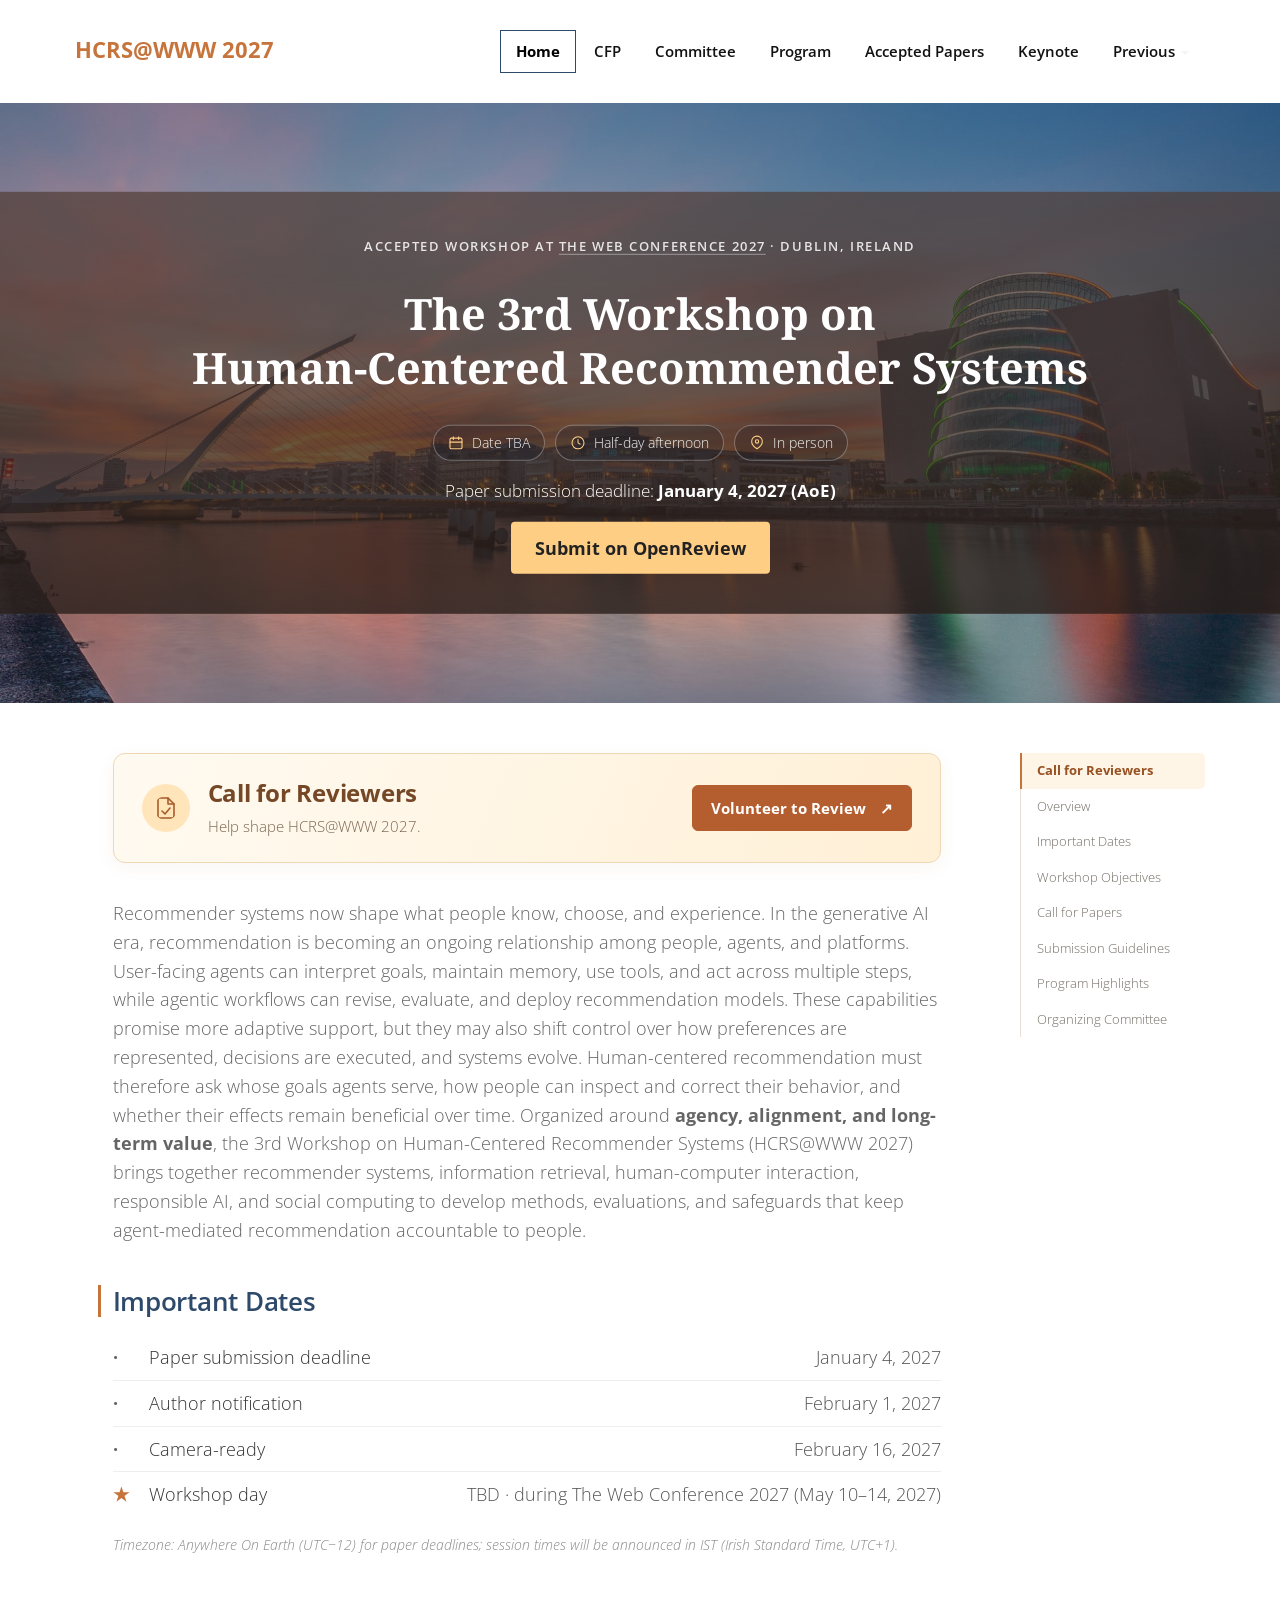
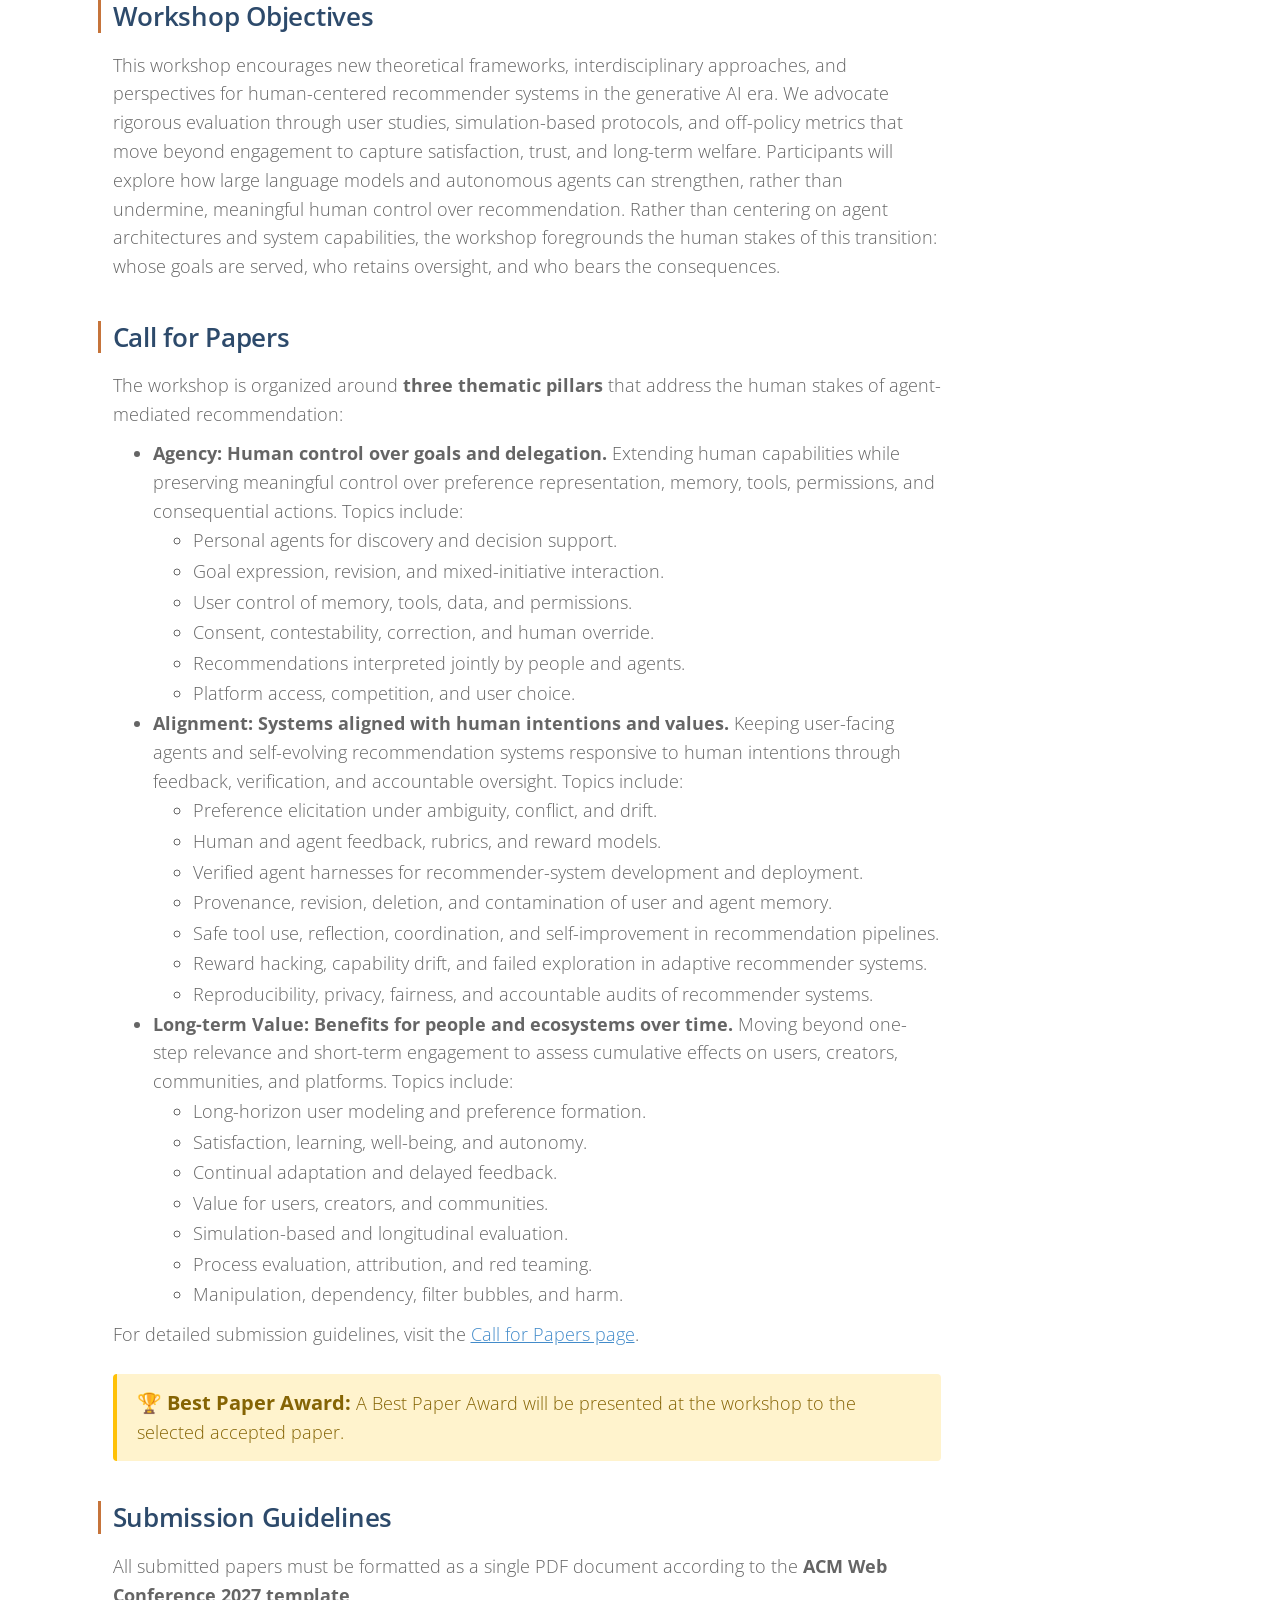
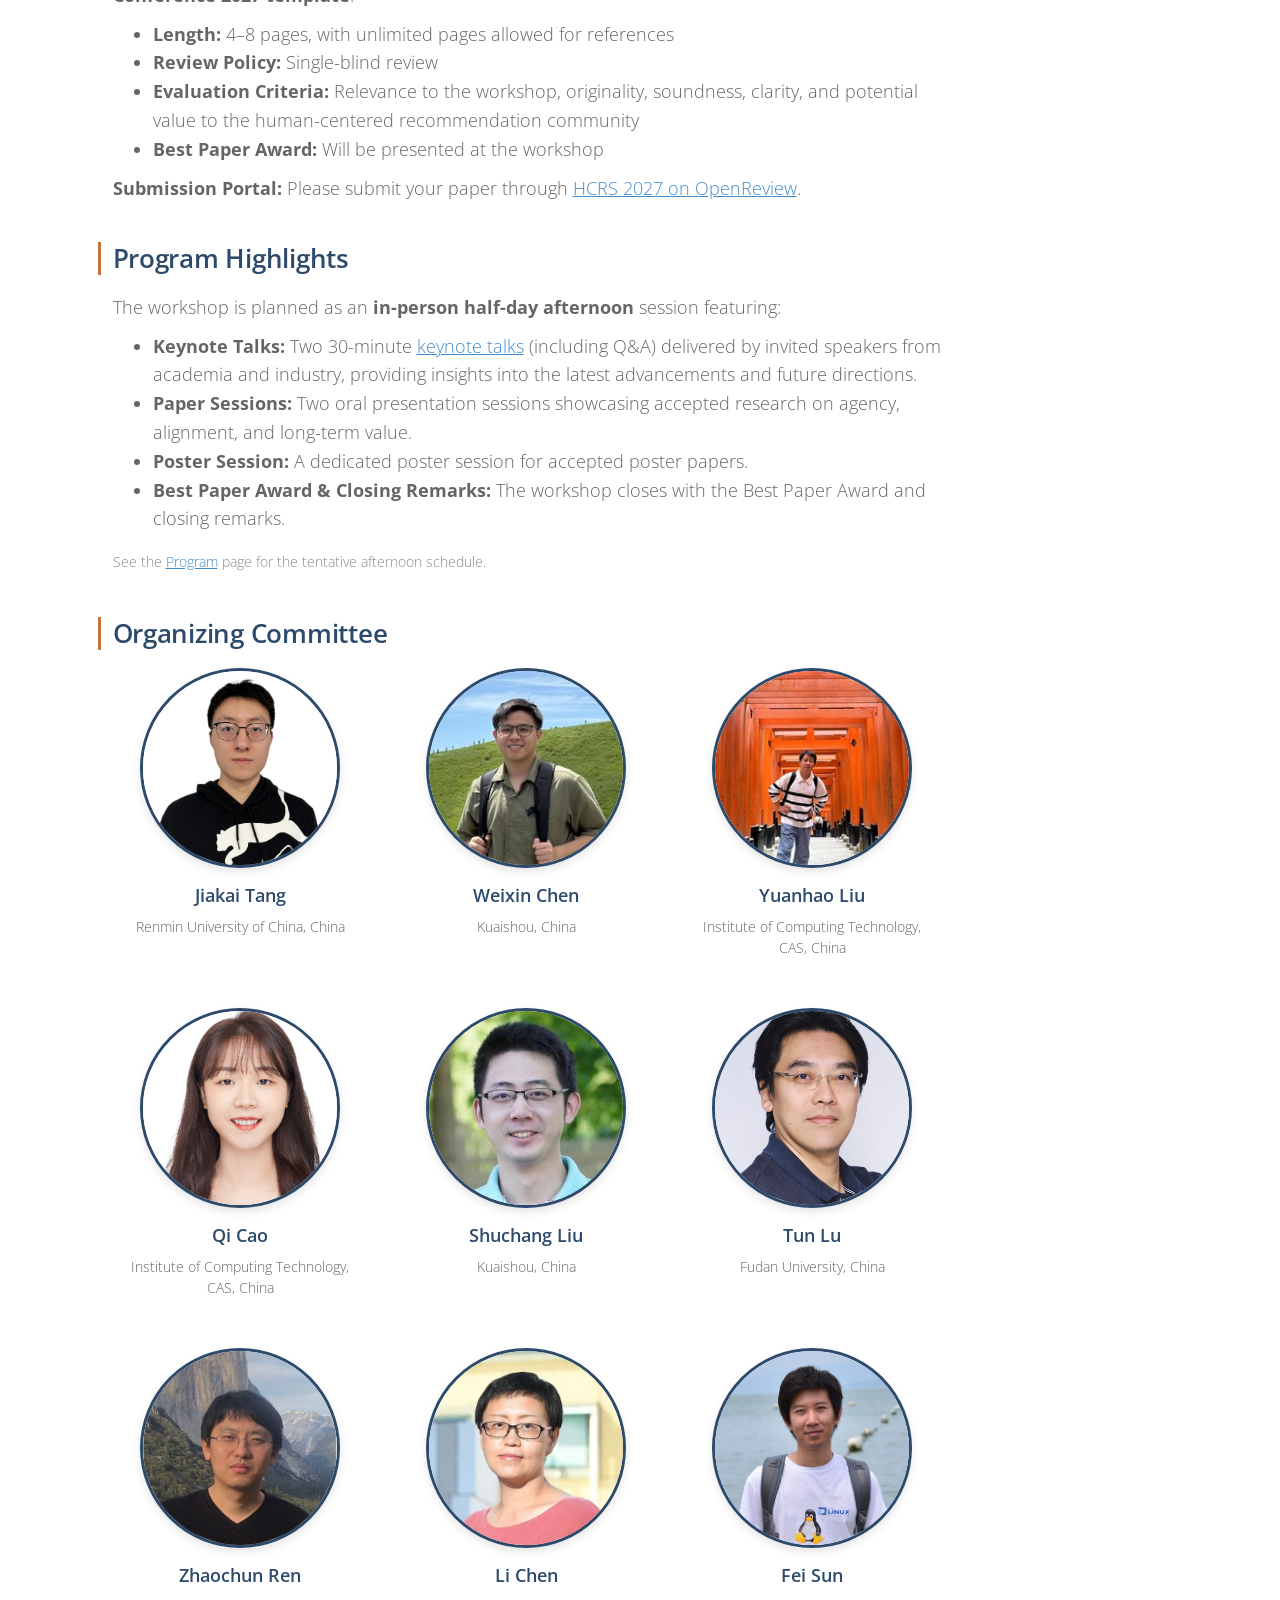
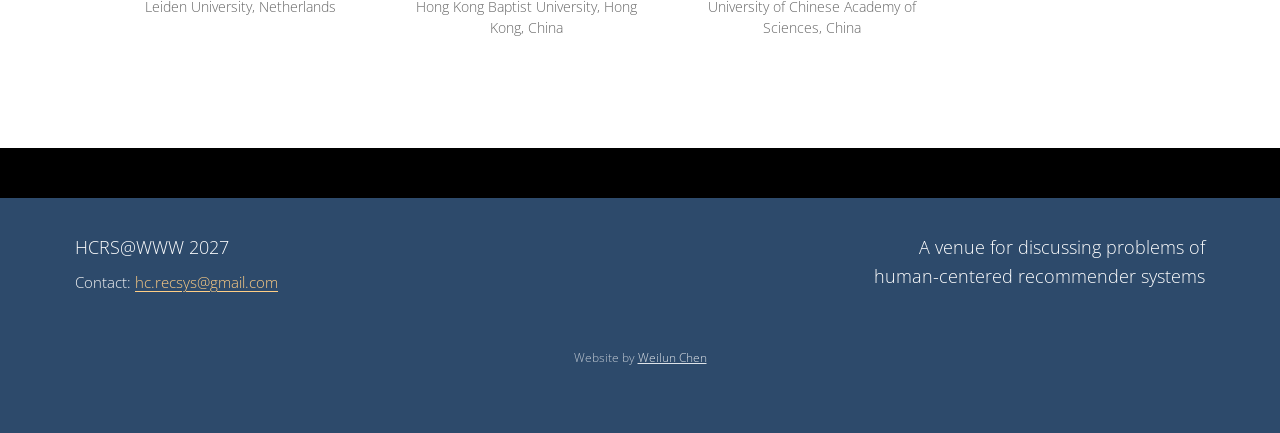
<file: index.html>
<!DOCTYPE html>
<html lang="en">

<head>
	<meta charset="utf-8">
	<title>HCRS@WWW 2027 - The 3rd Workshop on Human-Centered Recommender Systems</title>
	<meta name="viewport" content="width=device-width, initial-scale=1.0" />
	<meta name="robots" content="index, follow" />
	<meta name="description" content="The 3rd Workshop on Human-Centered Recommender Systems (HCRS@WWW 2027), an accepted in-person half-day afternoon workshop at The Web Conference 2027, May 10-14 2027, Dublin, Ireland. Topics: agency, alignment, and long-term value." />
	<meta name="author" content="HCRS@WWW 2027" />
	<meta property="og:title" content="HCRS@WWW 2027 - The 3rd Workshop on Human-Centered Recommender Systems" />
	<meta property="og:description" content="An in-person half-day afternoon workshop at The Web Conference 2027 in Dublin, Ireland, organized around agency, alignment, and long-term value in human-centered recommendation." />
	<meta property="og:type" content="website" />
	<meta property="og:url" content="https://hcrs2027.github.io/" />
	<meta property="og:image" content="https://hcrs2027.github.io/img/hero-beckett-bridge-dusk-full.jpg" />
	<link rel="icon" href="favicon.ico" type="image/x-icon">
	<!-- css -->
	<link rel="preconnect" href="https://fonts.googleapis.com">
	<link rel="preconnect" href="https://fonts.gstatic.com" crossorigin>
	<link rel="stylesheet" media="print" onload="this.media='all'"
		href="https://fonts.googleapis.com/css2?family=Noto+Serif:ital,wght@0,400;0,700;1,400&family=Open+Sans:wght@400;600;700&display=swap">
	<noscript><link rel="stylesheet" href="https://fonts.googleapis.com/css2?family=Noto+Serif:ital,wght@0,400;0,700;1,400&family=Open+Sans:wght@400;600;700&display=swap"></noscript>
	<link href="css/bootstrap.min.css" rel="stylesheet" />
	<link href="css/fancybox/jquery.fancybox.css" rel="stylesheet">
	<link href="css/flexslider.css" rel="stylesheet" />
	<link href="css/style.css" rel="stylesheet" />


</head>

<body class="page-home">
	<div id="wrapper">
		<!-- start header -->
		<header>
			<div class="navbar navbar-default navbar-static-top">
				<div class="container">
					<div class="navbar-header">
						<button type="button" class="navbar-toggle" data-toggle="collapse"
							data-target=".navbar-collapse">
							<span class="icon-bar"></span>
							<span class="icon-bar"></span>
							<span class="icon-bar"></span>
						</button>
						<a class="navbar-brand" href="index.html" style="color: #C6743B;">HCRS@WWW 2027</a>
					</div>
					<div class="navbar-collapse collapse ">
						<ul class="nav navbar-nav">
							<li class="active"><a href="index.html">Home</a></li>
							<li><a href="cfp.html">CFP</a></li>
							<li><a href="committee.html">Committee</a></li>

							<li><a href="program.html">Program</a></li>
							<li><a href="papers.html">Accepted Papers</a></li>
							<li><a href="keynote.html">Keynote</a></li>
							<li class="dropdown">
								<a href="#" class="dropdown-toggle" data-toggle="dropdown">Previous <b
										class="caret"></b></a>
								<ul class="dropdown-menu">
									<li><a href="https://hcrec.github.io/" target="_blank">2nd HCRS@WWW 2026</a></li>
									<li><a href="https://human-centeredrec.github.io/" target="_blank">1st
											HCRS@WWW 2025</a></li>
								</ul>
							</li>
						</ul>
					</div>
				</div>
			</div>
		</header>
		<!-- end header -->
		<section id="featured">

			<!-- Static Image Hero -->
			<div id="hero-image" class="hero-container">
				<img src="img/hero-beckett-bridge-dusk-full.jpg"
					alt="Samuel Beckett Bridge, Dublin" />
				<div class="hero-overlay">
					<div class="hero-content">
						<p class="hero-eyebrow">Accepted workshop at <a href="https://www2027.thewebconf.org/">The Web Conference 2027</a> &middot; Dublin, Ireland</p>
						<h1 class="hero-title">The 3rd Workshop on<br>Human-Centered Recommender Systems</h1>
						<ul class="hero-details" aria-label="Workshop details">
							<li class="hero-detail">
								<svg class="hero-detail__icon" viewBox="0 0 24 24" fill="none" stroke="currentColor" stroke-width="1.6" stroke-linecap="round" stroke-linejoin="round" aria-hidden="true" focusable="false"><rect x="3" y="5" width="18" height="16" rx="2"/><path d="M16 3v4M8 3v4M3 11h18"/></svg>
								<span>Date TBA</span>
							</li>
							<li class="hero-detail">
								<svg class="hero-detail__icon" viewBox="0 0 24 24" fill="none" stroke="currentColor" stroke-width="1.6" stroke-linecap="round" stroke-linejoin="round" aria-hidden="true" focusable="false"><circle cx="12" cy="12" r="9"/><path d="M12 7v5l3 2"/></svg>
								<span>Half-day afternoon</span>
							</li>
							<li class="hero-detail">
								<svg class="hero-detail__icon" viewBox="0 0 24 24" fill="none" stroke="currentColor" stroke-width="1.6" stroke-linecap="round" stroke-linejoin="round" aria-hidden="true" focusable="false"><path d="M20 10c0 6-8 11-8 11S4 16 4 10a8 8 0 1 1 16 0Z"/><circle cx="12" cy="10" r="2.5"/></svg>
								<span>In person</span>
							</li>
						</ul>
						<p class="hero-submission">Paper submission deadline: <strong>January 4, 2027 (AoE)</strong></p>
						<a class="hero-cta" href="https://openreview.net/group?id=ACM.org/TheWebConf/2027/Workshop/HCRS">Submit on OpenReview</a>
					</div>
				</div>
			</div>
			<!-- end hero image -->

		</section>
		<section id="content">
			<div class="container">

				<div class="row">
					<div class="col-lg-12 home-layout">
						<aside class="page-toc">
							<nav class="page-toc__inner" aria-label="Page sections">
								<button class="page-toc__toggle" type="button" aria-label="Page sections" aria-expanded="false" aria-controls="page-toc-links" hidden>
									<svg viewBox="0 0 24 24" fill="none" stroke="currentColor" stroke-width="1.8" stroke-linecap="round" stroke-linejoin="round" aria-hidden="true" focusable="false"><path d="M8 6h12M8 12h12M8 18h12M4 6h.01M4 12h.01M4 18h.01"/></svg>
									<svg class="page-toc__chevron" viewBox="0 0 24 24" fill="none" stroke="currentColor" stroke-width="1.8" stroke-linecap="round" stroke-linejoin="round" aria-hidden="true" focusable="false"><path d="m6 9 6 6 6-6"/></svg>
								</button>
								<ul id="page-toc-links" class="page-toc__links">
									<li><a href="#reviewers">Call for Reviewers</a></li>
									<li><a href="#overview">Overview</a></li>
									<li><a href="#important-dates">Important Dates</a></li>
									<li><a href="#objectives">Workshop Objectives</a></li>
									<li><a href="#call-for-papers">Call for Papers</a></li>
									<li><a href="#submission">Submission Guidelines</a></li>
									<li><a href="#program-highlights">Program Highlights</a></li>
									<li><a href="#organizers">Organizing Committee</a></li>
								</ul>
							</nav>
						</aside>
						<div class="home-main">
						<!-- Reviewer invitation -->
						<aside id="reviewers" class="content-section reviewer-callout" aria-labelledby="reviewer-invitation-title">
							<svg class="reviewer-callout__icon" viewBox="0 0 24 24" fill="none" stroke="currentColor" stroke-width="1.6" stroke-linecap="round" stroke-linejoin="round" aria-hidden="true" focusable="false"><path d="M14 2H6a2 2 0 0 0-2 2v16a2 2 0 0 0 2 2h12a2 2 0 0 0 2-2V8Z"/><path d="M14 2v6h6M8 15l3 3 5-6"/></svg>
							<div class="reviewer-callout__copy">
								<h2 id="reviewer-invitation-title">Call for Reviewers</h2>
								<p>Help shape HCRS@WWW 2027.</p>
							</div>
							<a class="reviewer-callout__cta" href="https://forms.gle/F37HzSX4QHWNZDPa6" target="_blank" rel="noopener noreferrer">Volunteer to Review <span aria-hidden="true">&nearr;</span></a>
						</aside>

						<!-- Overview -->
						<div id="overview" class="content-section" style="margin-bottom: 40px;">
							<p>
								Recommender systems now shape what people know, choose, and
								experience. In the generative AI era, recommendation is becoming
								an ongoing relationship among people, agents, and platforms.
								User-facing agents can interpret goals, maintain memory, use
								tools, and act across multiple steps, while agentic workflows can
								revise, evaluate, and deploy recommendation models. These
								capabilities promise more adaptive support, but they may also
								shift control over how preferences are represented, decisions are
								executed, and systems evolve. Human-centered recommendation must
								therefore ask whose goals agents serve, how people can inspect and
								correct their behavior, and whether their effects remain beneficial
								over time. Organized around <strong>agency, alignment, and
								long-term value</strong>, the 3rd Workshop on Human-Centered
								Recommender Systems (HCRS@WWW 2027) brings together recommender
								systems, information retrieval, human-computer interaction,
								responsible AI, and social computing to develop methods,
								evaluations, and safeguards that keep agent-mediated
								recommendation accountable to people.
							</p>
						</div>

						<!-- Important Dates -->
						<div id="important-dates" class="content-section" style="margin-bottom: 40px;">
							<h2>Important Dates</h2>
							<ul class="dates-list">
								<li class="dates-list__item">
									<span class="dates-list__icon">&middot;</span>
									<span class="dates-list__label">Paper submission deadline</span>
									<span class="dates-list__value">January 4, 2027</span>
								</li>
								<li class="dates-list__item">
									<span class="dates-list__icon">&middot;</span>
									<span class="dates-list__label">Author notification</span>
									<span class="dates-list__value">February 1, 2027</span>
								</li>
								<li class="dates-list__item">
									<span class="dates-list__icon">&middot;</span>
									<span class="dates-list__label">Camera-ready</span>
									<span class="dates-list__value">February 16, 2027</span>
								</li>
								<li class="dates-list__item dates-list__item--star">
									<span class="dates-list__icon">&#9733;</span>
									<span class="dates-list__label">Workshop day</span>
									<span class="dates-list__value">TBD &middot; during The Web Conference 2027 (May 10&ndash;14, 2027)</span>
								</li>
							</ul>
							<p class="dates-note">
								<em>Timezone: Anywhere On Earth (UTC&minus;12) for paper deadlines; session times will be announced in IST (Irish Standard Time, UTC+1).</em>
							</p>
						</div>

						<!-- Workshop Objectives -->
						<div id="objectives" class="content-section" style="margin-bottom: 40px;">
							<h2>Workshop Objectives</h2>
							<p>
								This workshop encourages new theoretical frameworks,
								interdisciplinary approaches, and perspectives for human-centered
								recommender systems in the generative AI era. We advocate rigorous
								evaluation through user studies, simulation-based protocols, and
								off-policy metrics that move beyond engagement to capture
								satisfaction, trust, and long-term welfare. Participants will
								explore how large language models and autonomous agents can
								strengthen, rather than undermine, meaningful human control over
								recommendation. Rather than centering on agent architectures and
								system capabilities, the workshop foregrounds the human stakes of
								this transition: whose goals are served, who retains oversight, and
								who bears the consequences.
							</p>
						</div>

						<!-- Call for Papers -->
						<div id="call-for-papers" class="content-section" style="margin-bottom: 40px;">
							<h2>Call for Papers</h2>
							<p>
								The workshop is organized around <strong>three thematic
								pillars</strong> that address the human stakes of
								agent-mediated recommendation:
							</p>

							<ul>
								<li>
									<strong>Agency: Human control over goals and delegation.</strong>
									Extending human capabilities while preserving meaningful
									control over preference representation, memory, tools,
									permissions, and consequential actions. Topics include:
									<ul style="line-height: 1.7;">
										<li>Personal agents for discovery and decision support.</li>
										<li>Goal expression, revision, and mixed-initiative interaction.</li>
										<li>User control of memory, tools, data, and permissions.</li>
										<li>Consent, contestability, correction, and human override.</li>
										<li>Recommendations interpreted jointly by people and agents.</li>
										<li>Platform access, competition, and user choice.</li>
									</ul>
								</li>
								<li>
									<strong>Alignment: Systems aligned with human intentions and values.</strong>
									Keeping user-facing agents and self-evolving recommendation
									systems responsive to human intentions through feedback,
									verification, and accountable oversight. Topics include:
									<ul style="line-height: 1.7;">
										<li>Preference elicitation under ambiguity, conflict, and drift.</li>
										<li>Human and agent feedback, rubrics, and reward models.</li>
										<li>Verified agent harnesses for recommender-system development and deployment.</li>
										<li>Provenance, revision, deletion, and contamination of user and agent memory.</li>
										<li>Safe tool use, reflection, coordination, and self-improvement in recommendation pipelines.</li>
										<li>Reward hacking, capability drift, and failed exploration in adaptive recommender systems.</li>
										<li>Reproducibility, privacy, fairness, and accountable audits of recommender systems.</li>
									</ul>
								</li>
								<li>
									<strong>Long-term Value: Benefits for people and ecosystems over time.</strong>
									Moving beyond one-step relevance and short-term engagement
									to assess cumulative effects on users, creators, communities,
									and platforms. Topics include:
									<ul style="line-height: 1.7;">
										<li>Long-horizon user modeling and preference formation.</li>
										<li>Satisfaction, learning, well-being, and autonomy.</li>
										<li>Continual adaptation and delayed feedback.</li>
										<li>Value for users, creators, and communities.</li>
										<li>Simulation-based and longitudinal evaluation.</li>
										<li>Process evaluation, attribution, and red teaming.</li>
										<li>Manipulation, dependency, filter bubbles, and harm.</li>
									</ul>
								</li>
							</ul>

							<p>
								For detailed submission guidelines, visit the
								<a href="cfp.html" style="text-decoration: underline;">Call for Papers page</a>.
							</p>

							<div
								style="background-color: #fff3cd; border-left: 4px solid #ffc107; padding: 15px 20px; margin-top: 25px; border-radius: 4px;">
								<strong style="color: #856404; font-size: 1.1em;">🏆 Best Paper Award:</strong>
								<span style="color: #856404;"> A Best Paper Award
									will be presented at the workshop to the selected
									accepted paper.</span>
							</div>
						</div>

						<!-- Submission Guidelines -->
						<div id="submission" class="content-section" style="margin-bottom: 40px;">
							<h2>Submission Guidelines</h2>
							<p>
								All submitted papers must be formatted as a single PDF document
								according to the <strong>ACM Web Conference 2027 template</strong>.
							</p>
							<ul>
								<li><strong>Length:</strong> 4&ndash;8 pages, with unlimited pages allowed for references</li>
								<li><strong>Review Policy:</strong> Single-blind review</li>
								<li><strong>Evaluation Criteria:</strong> Relevance to the workshop, originality, soundness, clarity, and potential value to the human-centered recommendation community</li>
								<li><strong>Best Paper Award:</strong> Will be presented at the workshop</li>
							</ul>
							<p>
								<strong>Submission Portal:</strong> Please submit your paper through
								<a href="https://openreview.net/group?id=ACM.org/TheWebConf/2027/Workshop/HCRS" style="text-decoration: underline;">HCRS 2027 on OpenReview</a>.
							</p>
						</div>

						<!-- Program Highlights -->
						<div id="program-highlights" class="content-section" style="margin-bottom: 40px;">
							<h2>Program Highlights</h2>
							<p>
								The workshop is planned as an <strong>in-person half-day
								afternoon</strong> session featuring:
							</p>
							<ul>
								<li>
									<strong>Keynote Talks:</strong> Two 30-minute <a href="keynote.html" style="text-decoration: underline;">keynote talks</a>
									(including Q&amp;A) delivered by invited speakers from
									academia and industry, providing insights into the
									latest advancements and future directions.
								</li>
								<li>
									<strong>Paper Sessions:</strong> Two oral presentation
									sessions showcasing accepted research on agency, alignment,
									and long-term value.
								</li>
								<li>
									<strong>Poster Session:</strong> A dedicated poster session
									for accepted poster papers.
								</li>
								<li>
									<strong>Best Paper Award &amp; Closing Remarks:</strong>
									The workshop closes with the Best Paper Award and
									closing remarks.
								</li>
							</ul>
							<p style="color: #888; font-size: 14px; margin-top: 15px;">
								See the <a href="program.html" style="text-decoration: underline;">Program</a>
								page for the tentative afternoon schedule.
							</p>
						</div>

						<!-- Organizing Committee -->
						<div id="organizers" class="content-section" style="margin-bottom: 40px;">
							<h2>Organizing Committee</h2>

							<style>
								.committee-member {
									text-align: center;
									margin-bottom: 40px;
									padding: 0 15px;
								}

								.committee-member a {
									text-decoration: none;
									display: block;
									transition: transform 0.3s ease;
								}

								.committee-member a:hover {
									transform: translateY(-5px);
								}

								.committee-photo {
									width: 200px !important;
									height: 200px !important;
									min-width: 200px;
									min-height: 200px;
									max-width: 200px;
									max-height: 200px;
									border-radius: 50%;
									object-fit: cover;
									object-position: center;
									margin: 0 auto 15px;
									display: block;
									border: 3px solid #2d4a6b;
									box-shadow: 0 4px 8px rgba(0, 0, 0, 0.1);
									transition: box-shadow 0.3s ease;
								}

								.committee-member a:hover .committee-photo {
									box-shadow: 0 6px 12px rgba(45, 74, 107, 0.3);
								}

								.committee-name {
									color: #2d4a6b;
									font-size: 18px;
									font-weight: 600;
									margin-bottom: 8px;
									line-height: 1.4;
								}

								.committee-affiliation {
									color: #666;
									font-size: 14px;
									line-height: 1.5;
								}
							</style>

							<!-- Row 1: 3 members -->
							<div class="row" style="margin-bottom: 10px;">
								<div class="col-md-4">
									<div class="committee-member">
										<a href="https://tangjiakai.github.io/" target="_blank">
											<img src="tjk.png" alt="Jiakai Tang" class="committee-photo" onerror="this.src='img/avatar.png'">
											<div class="committee-name">Jiakai Tang</div>
											<div class="committee-affiliation">Renmin University of China, China</div>
										</a>
									</div>
								</div>
							<div class="col-md-4">
								<div class="committee-member">
									<a href="https://weixinchen.com/" target="_blank">
										<img src="weixinchen.jpg" alt="Weixin Chen" class="committee-photo" onerror="this.src='img/avatar.png'">
										<div class="committee-name">Weixin Chen</div>
										<div class="committee-affiliation">Kuaishou, China</div>
									</a>
								</div>
							</div>
							<div class="col-md-4">
								<div class="committee-member">
									<a href="https://unitdan.github.io/" target="_blank">
										<img src="yuanhaoliu.jpg" alt="Yuanhao Liu" class="committee-photo" onerror="this.src='img/avatar.png'">
										<div class="committee-name">Yuanhao Liu</div>
										<div class="committee-affiliation">Institute of Computing Technology, CAS, China</div>
									</a>
								</div>
							</div>
							</div>

							<!-- Row 2: 3 members -->
							<div class="row" style="margin-bottom: 10px;">
								<div class="col-md-4">
									<div class="committee-member">
										<a href="https://caoqi92.github.io/" target="_blank">
											<img src="cq2.png" alt="Qi Cao" class="committee-photo" onerror="this.src='img/avatar.png'">
											<div class="committee-name">Qi Cao</div>
											<div class="committee-affiliation">Institute of Computing Technology, CAS, China</div>
										</a>
									</div>
								</div>
								<div class="col-md-4">
									<div class="committee-member">
										<a href="https://scholar.google.com/citations?user=kivnB4QAAAAJ&amp;hl=en" target="_blank">
											<img src="lsc.jpg" alt="Shuchang Liu" class="committee-photo" onerror="this.src='img/avatar.png'">
											<div class="committee-name">Shuchang Liu</div>
											<div class="committee-affiliation">Kuaishou, China</div>
										</a>
									</div>
								</div>
							<div class="col-md-4">
								<div class="committee-member">
									<a href="https://scholar.google.com/citations?user=VYEL_GQAAAAJ&amp;hl=en" target="_blank">
										<img src="tunlu.jpg" alt="Tun Lu" class="committee-photo" onerror="this.src='img/avatar.png'">
										<div class="committee-name">Tun Lu</div>
										<div class="committee-affiliation">Fudan University, China</div>
									</a>
								</div>
							</div>
							</div>

						<!-- Row 3: 3 members -->
						<div class="row">
							<div class="col-md-4">
								<div class="committee-member">
									<a href="https://scholar.google.com/citations?user=fPcIPt0AAAAJ&amp;hl=en" target="_blank">
										<img src="renzhaochun.png" alt="Zhaochun Ren" class="committee-photo" onerror="this.src='img/avatar.png'">
										<div class="committee-name">Zhaochun Ren</div>
										<div class="committee-affiliation">Leiden University, Netherlands</div>
									</a>
								</div>
							</div>
							<div class="col-md-4">
								<div class="committee-member">
									<a href="https://scholar.google.com/citations?user=1kIvpVQAAAAJ&amp;hl=en" target="_blank">
										<img src="chenli.jpeg" alt="Li Chen" class="committee-photo" onerror="this.src='img/avatar.png'">
										<div class="committee-name">Li Chen</div>
										<div class="committee-affiliation">Hong Kong Baptist University, Hong Kong, China</div>
									</a>
								</div>
							</div>
							<div class="col-md-4">
								<div class="committee-member">
									<a href="https://ofey.me/" target="_blank">
										<img src="ofey.jpg" alt="Fei Sun" class="committee-photo" onerror="this.src='img/avatar.png'">
										<div class="committee-name">Fei Sun</div>
										<div class="committee-affiliation">University of Chinese Academy of Sciences, China</div>
									</a>
								</div>
							</div>
						</div>

						</div>

						</div>
					</div>
				</div>
			</div>
		</section>
		<footer>
			<div id="sub-footer">
				<div class="container">
			<div class=" row">
					<div class="col-lg-6">
						<div class="copyright">
							<p style="margin: 0; padding: 20px 0 8px; font-size: 18px; color: #fff;">
								HCRS@WWW 2027
							</p>
							<p style="margin: 0; padding: 0 0 20px; font-size: 15px; line-height: 1.6;">
								Contact: <a href="mailto:hc.recsys@gmail.com" style="color: #FFCE85; text-decoration: underline; text-underline-offset: 3px;">hc.recsys@gmail.com</a>
							</p>
						</div>
					</div>
					<div class="col-lg-6">
						<div style="text-align: right; padding: 20px 0;">
							<p style="margin: 0; font-size: 18px; color: #fff;">
								A venue for discussing problems of<br> human-centered recommender systems
							</p>
						</div>
					</div>
				</div>
			<div class="row">
				<div class="col-lg-12">
						<p style="margin: 0; padding: 0 0 15px 0; font-size: 12px; color: rgba(255,255,255,0.7); text-align: center;">
							Website by <a href="https://ch3nweilun.github.io/" style="color: rgba(255,255,255,0.85); text-decoration: underline;">Weilun Chen</a>
						</p>
				</div>
			</div>
			</div>
	</div>
	</footer>
	</div>
	<a href="#" class="scrollup"><i class="fa fa-angle-up active"></i></a>
	<!-- javascript
    ================================================== -->
	<!-- Placed at the end of the document so the pages load faster -->
	<script src="js/jquery.js"></script>
	<script src="js/jquery.easing.1.3.js"></script>
	<script src="js/bootstrap.min.js"></script>
	<script src="js/jquery.fancybox.pack.js"></script>
	<script src="js/jquery.fancybox-media.js"></script>
	<script src="js/jquery.flexslider.js"></script>
	<script src="js/animate.js"></script>
	<script src="js/custom.js"></script>
	<script src="js/home-navigation.js"></script>
</body>

</html>
</file>
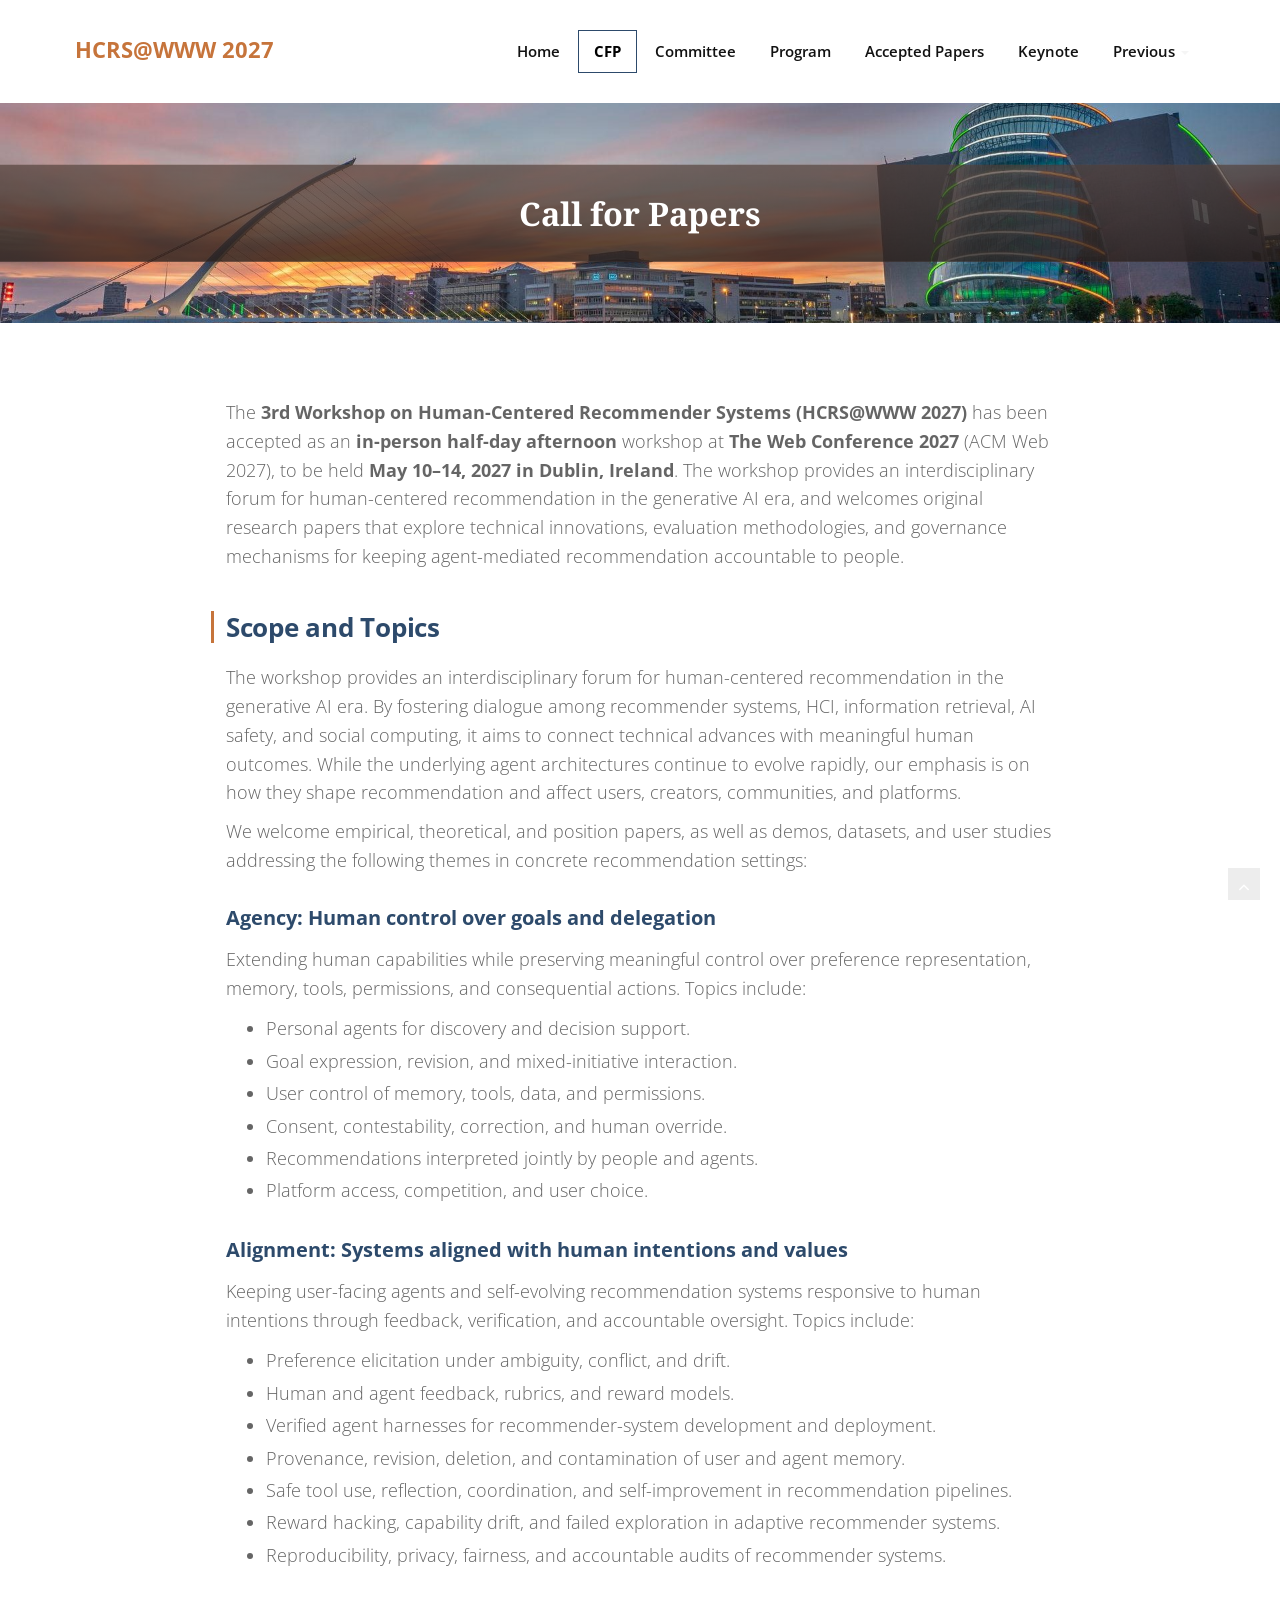
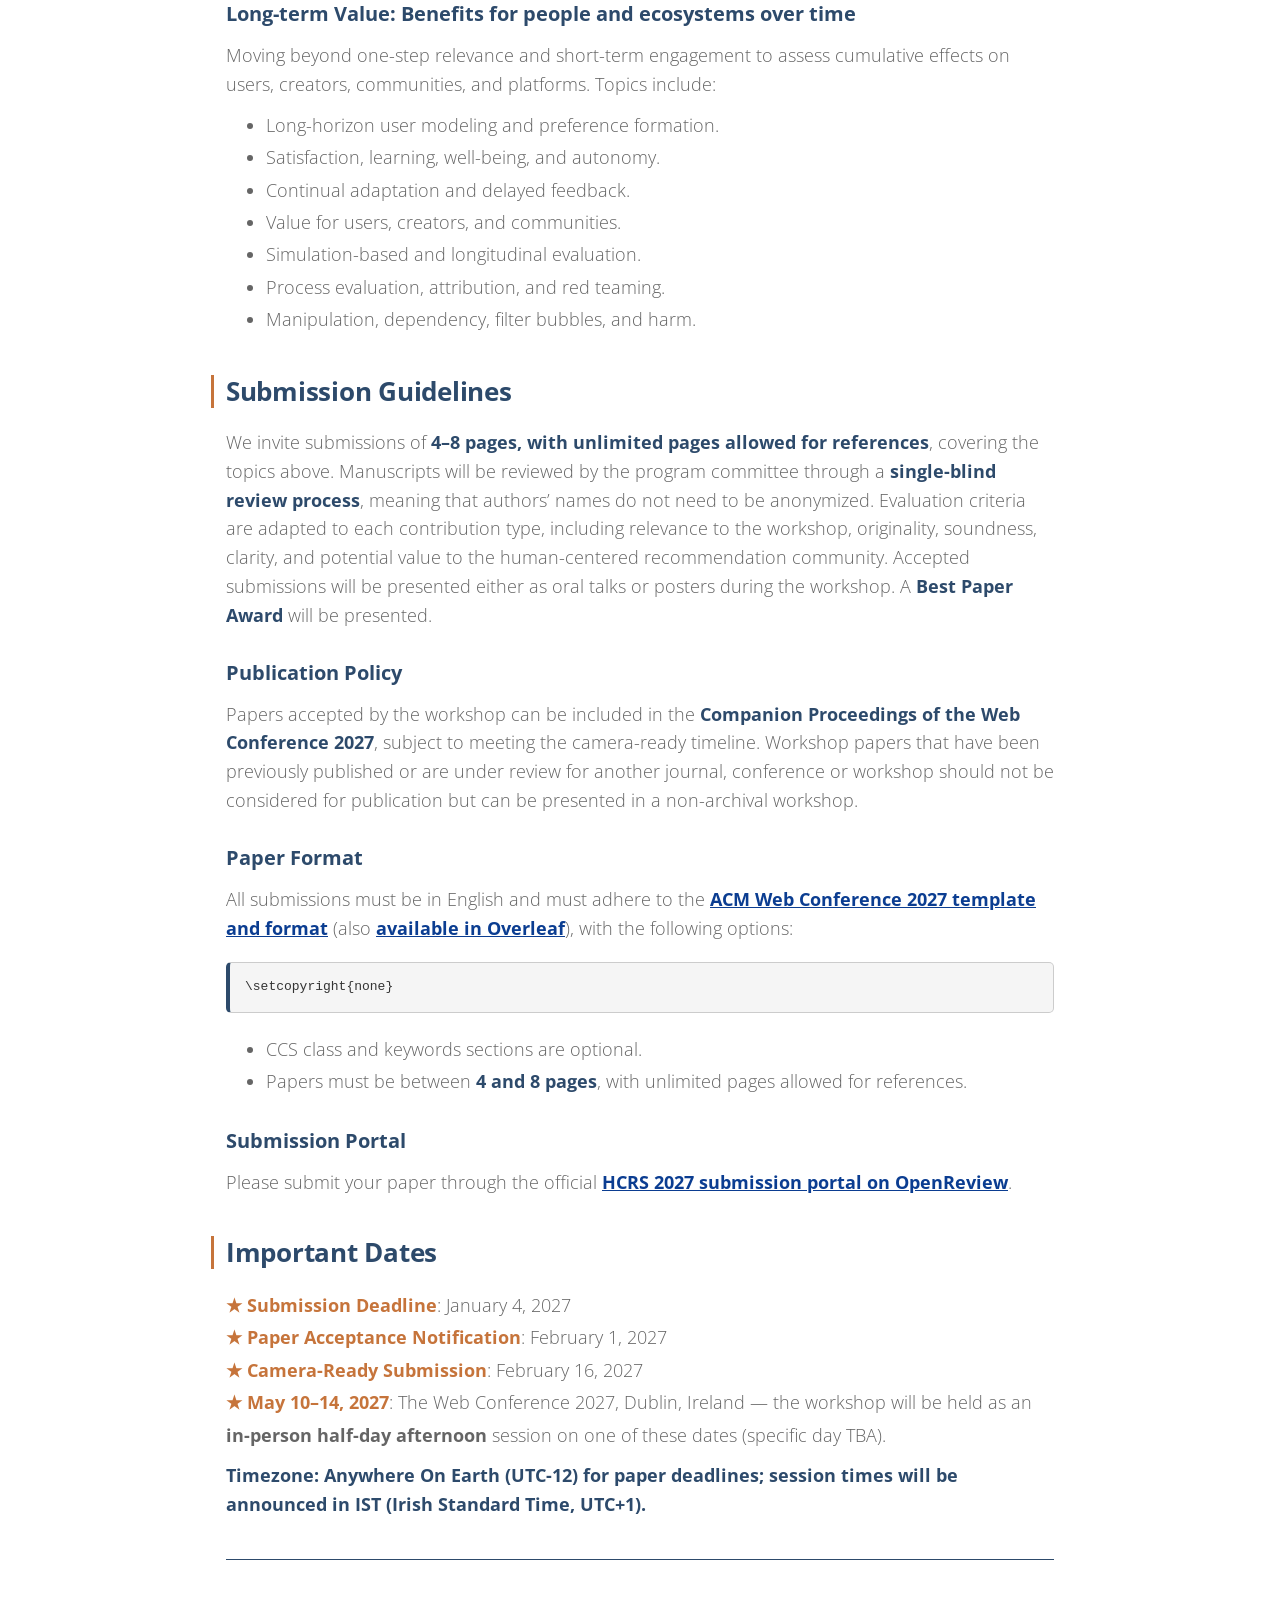
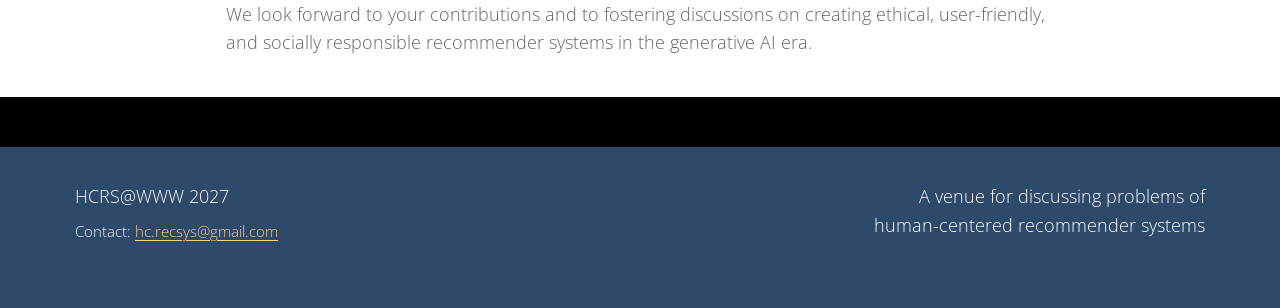
<file: cfp.html>
<!DOCTYPE html>
<html lang="en">
<head>
<meta charset="utf-8">
<title>Call for Papers - HCRS@WWW 2027</title>
<meta name="viewport" content="width=device-width, initial-scale=1.0" />
<meta name="robots" content="index, follow" />
<meta name="description" content="Call for Papers for the 3rd Workshop on Human-Centered Recommender Systems (HCRS@WWW 2027), an accepted in-person half-day afternoon workshop at The Web Conference 2027 in Dublin, Ireland. Topics: agency, alignment, and long-term value." />
<meta name="author" content="HCRS@WWW 2027" />
<meta property="og:title" content="Call for Papers - HCRS@WWW 2027" />
<meta property="og:description" content="Submissions invited on agency, alignment, and long-term value in human-centered recommendation. 4-8 pages, single-blind, ACM Web Conference 2027 template." />
<meta property="og:type" content="website" />
<meta property="og:url" content="https://hcrs2027.github.io/cfp.html" />
<meta property="og:image" content="https://hcrs2027.github.io/img/hero-beckett-bridge-dusk.jpg" />
<link rel="icon" href="favicon.ico" type="image/x-icon">

	<link rel="preconnect" href="https://fonts.googleapis.com">
	<link rel="preconnect" href="https://fonts.gstatic.com" crossorigin>
	<link rel="stylesheet" media="print" onload="this.media='all'"
		href="https://fonts.googleapis.com/css2?family=Noto+Serif:ital,wght@0,400;0,700;1,400&family=Open+Sans:wght@400;600;700&display=swap">
	<noscript><link rel="stylesheet" href="https://fonts.googleapis.com/css2?family=Noto+Serif:ital,wght@0,400;0,700;1,400&family=Open+Sans:wght@400;600;700&display=swap"></noscript>
<link href="css/bootstrap.min.css" rel="stylesheet" />
<link href="css/fancybox/jquery.fancybox.css" rel="stylesheet">
<link href="css/flexslider.css" rel="stylesheet" />
<link href="css/style.css" rel="stylesheet" />
 

</head>
<body>
<div id="wrapper">

	<!-- start header -->
		<header>
        <div class="navbar navbar-default navbar-static-top">
            <div class="container">
                <div class="navbar-header">
                    <button type="button" class="navbar-toggle" data-toggle="collapse" data-target=".navbar-collapse">
                        <span class="icon-bar"></span>
                        <span class="icon-bar"></span>
                        <span class="icon-bar"></span>
                    </button>
                    <a class="navbar-brand" href="index.html"style="color: #C6743B;">HCRS@WWW 2027</a>
                </div>
                <div class="navbar-collapse collapse ">
                    <ul class="nav navbar-nav">
                        <li><a href="index.html">Home</a></li> 
						<li class="active"><a href="cfp.html">CFP</a></li>
						<li><a href="committee.html">Committee</a></li>
                        <li><a href="program.html">Program</a></li>
                        <li><a href="papers.html">Accepted Papers</a></li>
                        <li><a href="keynote.html">Keynote</a></li>
						<li class="dropdown">
                            <a href="#" class="dropdown-toggle" data-toggle="dropdown">Previous <b class="caret"></b></a>
                            <ul class="dropdown-menu">
                                <li><a href="https://hcrec.github.io/" target="_blank">2nd HCRS@WWW 2026</a></li>
                                <li><a href="https://human-centeredrec.github.io/" target="_blank">1st HCRS@WWW 2025</a></li>
                            </ul>
                        </li>
                    </ul>
                </div>
            </div>
        </div>
	</header><!-- end header -->
	<section id="featured">
	 
	<!-- Static Image Hero -->
        <div id="hero-image" class="hero-container">
            <img src="img/hero-beckett-bridge-dusk.jpg" alt="Hero Image" />
            <div class="hero-overlay">
                <div class="hero-content">
                    <h1 class="hero-title">Call for Papers</h1>
                </div>
            </div>
        </div>
	<!-- end hero image -->
 
	</section>
	<section id="content">
		<div class="container content">		
			<div class="row">
				<div class="col-lg-12">
					<div class="content-section" style="margin-top: 25px; margin-bottom: 25px;">
						<p>
							The <strong>3rd Workshop on Human-Centered Recommender Systems
							(HCRS@WWW 2027)</strong> has been accepted as an
							<strong>in-person half-day afternoon</strong> workshop at
							<strong>The Web Conference 2027</strong> (ACM Web 2027),
							to be held <strong>May 10&ndash;14, 2027 in Dublin, Ireland</strong>.
							The workshop provides an interdisciplinary forum for
							human-centered recommendation in the generative AI era, and
							welcomes original research papers that explore technical
							innovations, evaluation methodologies, and governance mechanisms
							for keeping agent-mediated recommendation accountable to people.
						</p>
					</div>

					<!-- Topics of Interest -->
					<div class="content-section" style="margin-top: 40px; margin-bottom: 40px;">
						<h2 style="color: #2d4a6b; font-weight: 700; margin-bottom: 20px;">Scope and Topics</h2>

						<p>
							The workshop provides an interdisciplinary forum for
							human-centered recommendation in the generative AI era. By
							fostering dialogue among recommender systems, HCI, information
							retrieval, AI safety, and social computing, it aims to connect
							technical advances with meaningful human outcomes. While the
							underlying agent architectures continue to evolve rapidly, our
							emphasis is on how they shape recommendation and affect users,
							creators, communities, and platforms.
						</p>
						<p>
							We welcome empirical, theoretical, and position papers, as
							well as demos, datasets, and user studies addressing the
							following themes in concrete recommendation settings:
						</p>

						<h3 style="color: #2d4a6b; font-weight: 700; margin-top: 30px; margin-bottom: 15px;">Agency: Human control over goals and delegation</h3>
						<p>
							Extending human capabilities while preserving meaningful control
							over preference representation, memory, tools, permissions, and
							consequential actions. Topics include:
						</p>
						<ul style="line-height: 1.8;">
							<li>Personal agents for discovery and decision support.</li>
							<li>Goal expression, revision, and mixed-initiative interaction.</li>
							<li>User control of memory, tools, data, and permissions.</li>
							<li>Consent, contestability, correction, and human override.</li>
							<li>Recommendations interpreted jointly by people and agents.</li>
							<li>Platform access, competition, and user choice.</li>
						</ul>

						<h3 style="color: #2d4a6b; font-weight: 700; margin-top: 30px; margin-bottom: 15px;">Alignment: Systems aligned with human intentions and values</h3>
						<p>
							Keeping user-facing agents and self-evolving recommendation
							systems responsive to human intentions through feedback,
							verification, and accountable oversight. Topics include:
						</p>
						<ul style="line-height: 1.8;">
							<li>Preference elicitation under ambiguity, conflict, and drift.</li>
							<li>Human and agent feedback, rubrics, and reward models.</li>
							<li>Verified agent harnesses for recommender-system development and deployment.</li>
							<li>Provenance, revision, deletion, and contamination of user and agent memory.</li>
							<li>Safe tool use, reflection, coordination, and self-improvement in recommendation pipelines.</li>
							<li>Reward hacking, capability drift, and failed exploration in adaptive recommender systems.</li>
							<li>Reproducibility, privacy, fairness, and accountable audits of recommender systems.</li>
						</ul>

						<h3 style="color: #2d4a6b; font-weight: 700; margin-top: 30px; margin-bottom: 15px;">Long-term Value: Benefits for people and ecosystems over time</h3>
						<p>
							Moving beyond one-step relevance and short-term engagement to
							assess cumulative effects on users, creators, communities, and
							platforms. Topics include:
						</p>
						<ul style="line-height: 1.8;">
							<li>Long-horizon user modeling and preference formation.</li>
							<li>Satisfaction, learning, well-being, and autonomy.</li>
							<li>Continual adaptation and delayed feedback.</li>
							<li>Value for users, creators, and communities.</li>
							<li>Simulation-based and longitudinal evaluation.</li>
							<li>Process evaluation, attribution, and red teaming.</li>
							<li>Manipulation, dependency, filter bubbles, and harm.</li>
						</ul>
					</div>

					<!-- Submission Guidelines -->
					<div class="content-section" style="margin-bottom: 40px;">
						<h2 style="color: #2d4a6b; font-weight: 700; margin-bottom: 20px;">Submission Guidelines</h2>

						<p>
							We invite submissions of <strong style="color: #2d4a6b;">4&ndash;8
							pages, with unlimited pages allowed for references</strong>,
							covering the topics above. Manuscripts will be reviewed by the
							program committee through a <strong style="color: #2d4a6b;">single-blind
							review process</strong>, meaning that authors&rsquo; names do not
							need to be anonymized. Evaluation criteria are adapted to each
							contribution type, including relevance to the workshop,
							originality, soundness, clarity, and potential value to the
							human-centered recommendation community. Accepted
							submissions will be presented either as oral talks or posters
							during the workshop. A <strong style="color: #2d4a6b;">Best Paper
							Award</strong> will be presented.
						</p>

						<h3 style="color: #2d4a6b; font-weight: 700; margin-top: 30px; margin-bottom: 15px;">Publication Policy</h3>
						<p>
							Papers accepted by the workshop can be included in the
							<strong style="color: #2d4a6b;">Companion Proceedings of the Web
							Conference 2027</strong>, subject to meeting the camera-ready
							timeline. Workshop papers that have been previously published or
							are under review for another journal, conference or workshop
							should not be considered for publication but can be presented in
							a non-archival workshop.
						</p>

						<h3 style="color: #2d4a6b; font-weight: 700; margin-top: 30px; margin-bottom: 15px;">Paper Format</h3>
						<p>
							All submissions must be in English and must adhere to the
							<a href="https://www.acm.org/publications/proceedings-template" style="color: #0b3d91; font-weight: 700; text-decoration: underline;">ACM Web Conference 2027 template and format</a>
							(also <a href="https://www.overleaf.com/latex/templates/association-for-computing-machinery-acm-sig-proceedings-template/bmvfhcdnxfty" style="color: #0b3d91; font-weight: 700; text-decoration: underline;">available in Overleaf</a>),
							with the following options:
						</p>
						<pre style="background-color: #f5f5f5; padding: 15px; border-radius: 5px; border-left: 4px solid #2d4a6b; margin: 20px 0;"><code>\setcopyright{none}</code></pre>
						<ul style="line-height: 1.8;">
							<li>CCS class and keywords sections are optional.</li>
							<li>Papers must be between <strong style="color: #2d4a6b;">4 and 8 pages</strong>, with unlimited pages allowed for references.</li>
						</ul>

						<h3 style="color: #2d4a6b; font-weight: 700; margin-top: 30px; margin-bottom: 15px;">Submission Portal</h3>
						<p>
							Please submit your paper through the official
							<a href="https://openreview.net/group?id=ACM.org/TheWebConf/2027/Workshop/HCRS" style="color: #0b3d91; font-weight: 700; text-decoration: underline;">HCRS 2027 submission portal on OpenReview</a>.
						</p>
					</div>

					<!-- Important Dates -->
					<div class="content-section" style="margin-bottom: 40px;">
						<h2 style="color: #2d4a6b; font-weight: 700; margin-bottom: 20px;">Important Dates</h2>
						<ul style="list-style: none; padding-left: 0; line-height: 1.8;">
							<li>
								<span style="color: #C6743B; font-weight: 700;">&#9733;</span>
								<strong style="color: #C6743B;">Submission Deadline</strong>: January 4, 2027
							</li>
							<li>
								<span style="color: #C6743B; font-weight: 700;">&#9733;</span>
								<strong style="color: #C6743B;">Paper Acceptance Notification</strong>: February 1, 2027
							</li>
							<li>
								<span style="color: #C6743B; font-weight: 700;">&#9733;</span>
								<strong style="color: #C6743B;">Camera-Ready Submission</strong>: February 16, 2027
							</li>
							<li>
								<span style="color: #C6743B; font-weight: 700;">&#9733;</span>
								<strong style="color: #C6743B;">May 10&ndash;14, 2027</strong>:
								The Web Conference 2027, Dublin, Ireland &mdash; the workshop
								will be held as an <strong>in-person half-day afternoon</strong>
								session on one of these dates (specific day TBA).
							</li>
						</ul>
						<p>
							<strong style="color: #2d4a6b;">
								Timezone: Anywhere On Earth (UTC-12) for paper deadlines;
								session times will be announced in IST (Irish Standard Time, UTC+1).
							</strong>
						</p>
					</div>

					<div class="content-section">
						<hr style="margin: 40px 0; border-color: #2d4a6b;">
					</div>

					<div class="content-section">
						<p>
							We look forward to your contributions and to fostering
							discussions on creating ethical, user-friendly, and socially
							responsible recommender systems in the generative AI era.
						</p>
					</div>
				</div>
			</div>
		</div>
	</section>
	<footer>
	<div id="sub-footer">
		<div class="container">
			<div class="row">
				<div class="col-lg-6">
					<div class="copyright">
						<p style="margin: 0; padding: 20px 0 8px; font-size: 18px; color: #fff;">
							HCRS@WWW 2027
						</p>
						<p style="margin: 0; padding: 0 0 20px; font-size: 15px; line-height: 1.6;">
							Contact: <a href="mailto:hc.recsys@gmail.com" style="color: #FFCE85; text-decoration: underline; text-underline-offset: 3px;">hc.recsys@gmail.com</a>
						</p>
					</div>
				</div>
				<div class="col-lg-6">
					<div style="text-align: right; padding: 20px 0;">
						<p style="margin: 0; font-size: 18px; color: #fff;">
							A venue for discussing problems of<br> human-centered recommender systems
						</p>
					</div>
				</div>
			</div>
		</div>
	</div>
	</footer>
</div>
<a href="#" class="scrollup"><i class="fa fa-angle-up active"></i></a>
<!-- javascript
    ================================================== -->
<!-- Placed at the end of the document so the pages load faster -->
<script src="js/jquery.js"></script>
<script src="js/jquery.easing.1.3.js"></script>
<script src="js/bootstrap.min.js"></script>
<script src="js/jquery.fancybox.pack.js"></script>
<script src="js/jquery.fancybox-media.js"></script> 
<script src="js/jquery.flexslider.js"></script>
<script src="js/animate.js"></script>
<script src="js/custom.js"></script>
</body>
</html>
</file>
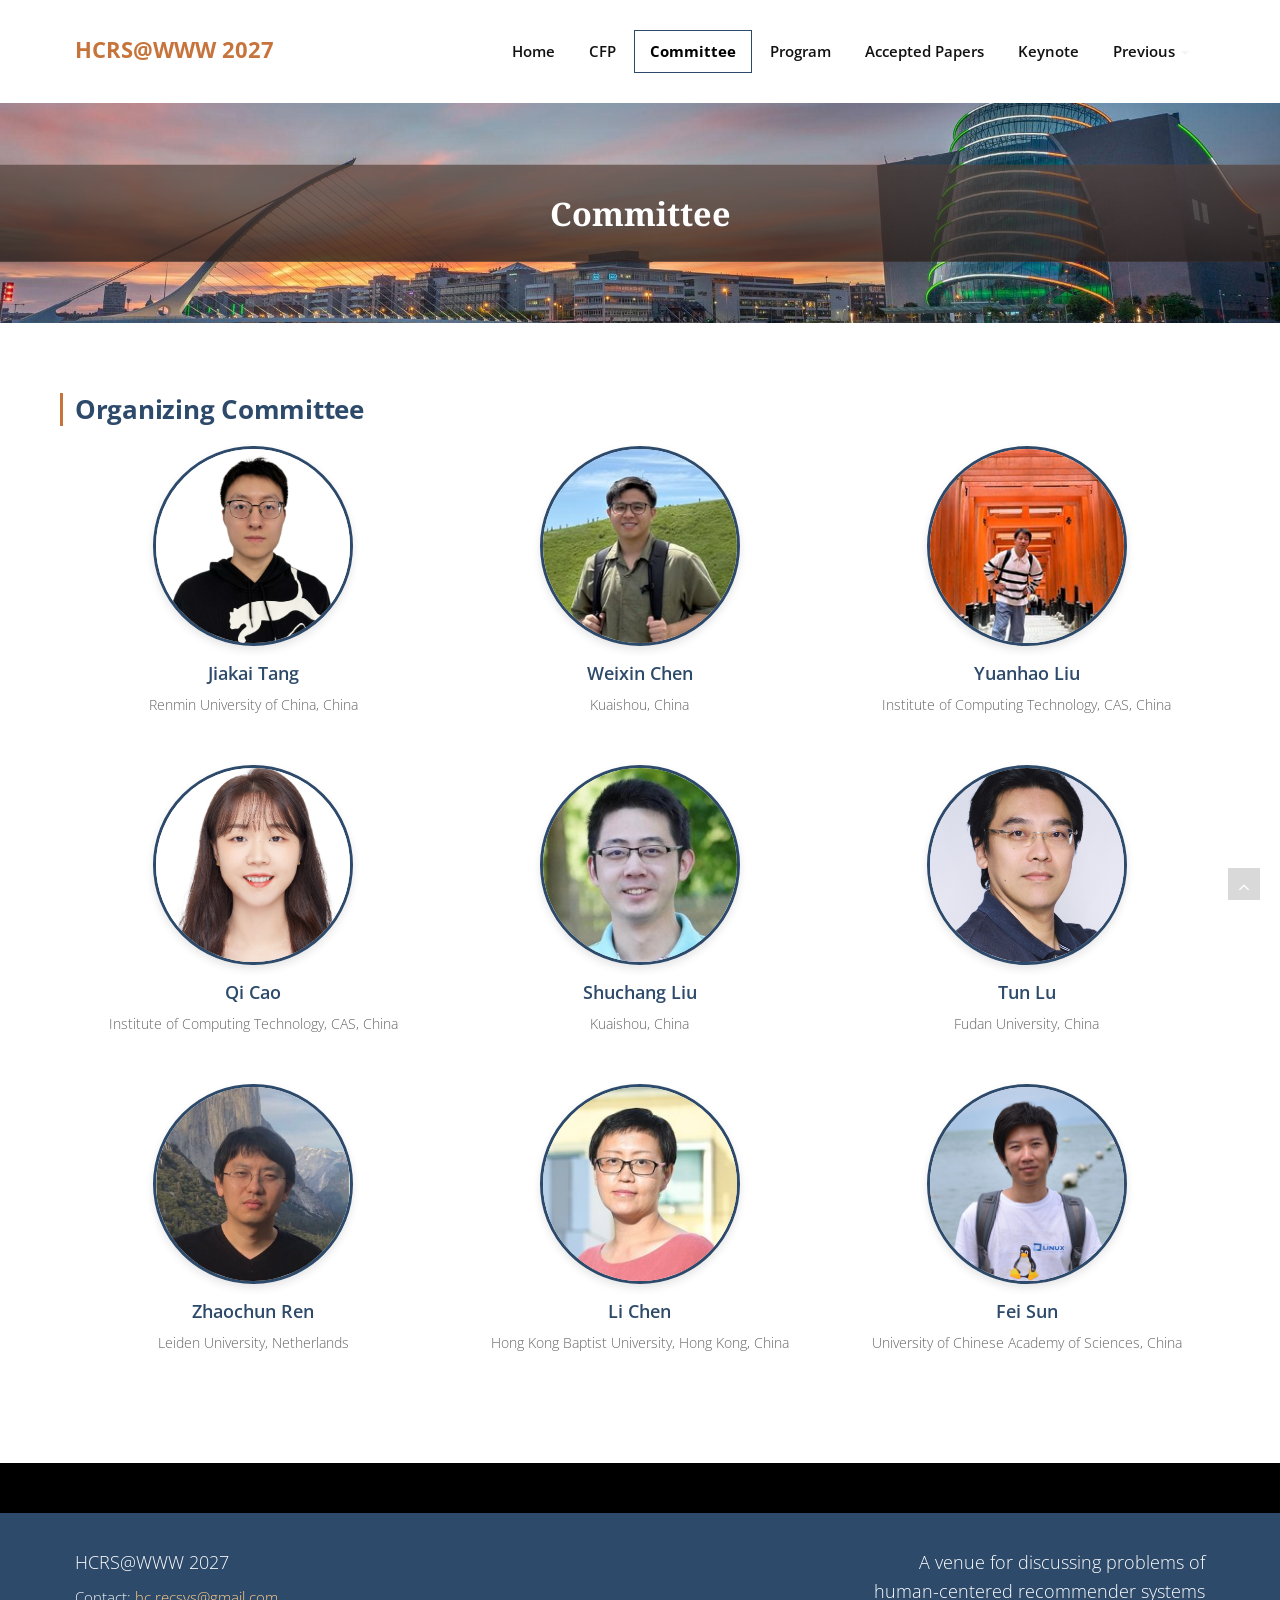
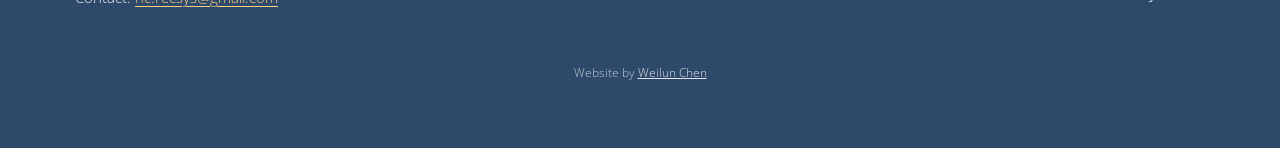
<file: committee.html>
<!DOCTYPE html>
<html lang="en">
<head>
<meta charset="utf-8">
<title>Committee - HCRS@WWW 2027</title>
<meta name="viewport" content="width=device-width, initial-scale=1.0" />
<meta name="robots" content="index, follow" />
<meta name="description" content="Organizing Committee of the 3rd Workshop on Human-Centered Recommender Systems (HCRS@WWW 2027), an accepted in-person half-day afternoon workshop at The Web Conference 2027 in Dublin, Ireland." />
<meta name="author" content="HCRS@WWW 2027" />
<meta property="og:title" content="Committee - HCRS@WWW 2027" />
<meta property="og:description" content="Nine organizers from academia and industry across China, the Netherlands, and Hong Kong SAR." />
<meta property="og:type" content="website" />
<meta property="og:url" content="https://hcrs2027.github.io/committee.html" />
<meta property="og:image" content="https://hcrs2027.github.io/img/hero-beckett-bridge-dusk.jpg" />
<link rel="icon" href="favicon.ico" type="image/x-icon">
<!-- css -->
	<link rel="preconnect" href="https://fonts.googleapis.com">
	<link rel="preconnect" href="https://fonts.gstatic.com" crossorigin>
	<link rel="stylesheet" media="print" onload="this.media='all'"
		href="https://fonts.googleapis.com/css2?family=Noto+Serif:ital,wght@0,400;0,700;1,400&family=Open+Sans:wght@400;600;700&display=swap">
	<noscript><link rel="stylesheet" href="https://fonts.googleapis.com/css2?family=Noto+Serif:ital,wght@0,400;0,700;1,400&family=Open+Sans:wght@400;600;700&display=swap"></noscript>
<link href="css/bootstrap.min.css" rel="stylesheet" />
<link href="css/fancybox/jquery.fancybox.css" rel="stylesheet">
<link href="css/flexslider.css" rel="stylesheet" />
<link href="css/style.css" rel="stylesheet" />
 

</head>
<body>
<div id="wrapper">

	<!-- start header -->
		<header>
        <div class="navbar navbar-default navbar-static-top">
            <div class="container">
                <div class="navbar-header">
                    <button type="button" class="navbar-toggle" data-toggle="collapse" data-target=".navbar-collapse">
                        <span class="icon-bar"></span>
                        <span class="icon-bar"></span>
                        <span class="icon-bar"></span>
                    </button>
                  <a class="navbar-brand" href="index.html" style="color: #C6743B;">HCRS@WWW 2027</a>
                </div>
                <div class="navbar-collapse collapse ">
                    <ul class="nav navbar-nav">
                        <li><a href="index.html">Home</a></li> 
						<li><a href="cfp.html">CFP</a></li>
						<li class="active"><a href="committee.html">Committee</a></li>
                        <li><a href="program.html">Program</a></li>
                        <li><a href="papers.html">Accepted Papers</a></li>
                        <li><a href="keynote.html">Keynote</a></li>
						<li class="dropdown">
                            <a href="#" class="dropdown-toggle" data-toggle="dropdown">Previous <b class="caret"></b></a>
                            <ul class="dropdown-menu">
                                <li><a href="https://hcrec.github.io/" target="_blank">2nd HCRS@WWW 2026</a></li>
                                <li><a href="https://human-centeredrec.github.io/" target="_blank">1st HCRS@WWW 2025</a></li>
                            </ul>
                        </li>
                    </ul>
                </div>
            </div>
        </div>
	</header><!-- end header -->
	<section id="featured">
	 
	<!-- Static Image Hero -->
        <div id="hero-image" class="hero-container">
            <img src="img/hero-beckett-bridge-dusk.jpg" alt="Hero Image" />
            <div class="hero-overlay">
                <div class="hero-content">
                    <h1 class="hero-title">Committee</h1>
                </div>
            </div>
        </div>
	<!-- end hero image -->
 
	</section>
	<section id="content">
		<div class="container">
			<div class="row">
				<div class="col-lg-12">
					<!-- Organizing Committee -->
					<div class="content-section content-section--wide" style="margin-bottom: 40px;">
						<h2 style="color: #2d4a6b; font-weight: 700; margin-bottom: 20px;">Organizing Committee</h2>

						<style>
							.committee-member {
								text-align: center;
								margin-bottom: 40px;
								padding: 0 15px;
							}
							.committee-member a {
								text-decoration: none;
								display: block;
								transition: transform 0.3s ease;
							}
							.committee-member a:hover {
								transform: translateY(-5px);
							}
							.committee-photo {
								width: 200px !important;
								height: 200px !important;
								min-width: 200px;
								min-height: 200px;
								max-width: 200px;
								max-height: 200px;
								border-radius: 50%;
								object-fit: cover;
								object-position: center;
								margin: 0 auto 15px;
								display: block;
								border: 3px solid #2d4a6b;
								box-shadow: 0 4px 8px rgba(0,0,0,0.1);
								transition: box-shadow 0.3s ease;
							}
							.committee-member a:hover .committee-photo {
								box-shadow: 0 6px 12px rgba(45, 74, 107, 0.3);
							}
							.committee-name {
								color: #2d4a6b;
								font-size: 18px;
								font-weight: 600;
								margin-bottom: 8px;
								line-height: 1.4;
							}
							.committee-affiliation {
								color: #666;
								font-size: 14px;
								line-height: 1.5;
							}
						</style>

						<!-- Row 1: 3 members -->
						<div class="row" style="margin-bottom: 10px;">
							<div class="col-md-4">
								<div class="committee-member">
									<a href="https://tangjiakai.github.io/" target="_blank">
										<img src="tjk.png" alt="Jiakai Tang" class="committee-photo" onerror="this.src='img/avatar.png'">
										<div class="committee-name">Jiakai Tang</div>
										<div class="committee-affiliation">Renmin University of China, China</div>
									</a>
								</div>
							</div>
						<div class="col-md-4">
							<div class="committee-member">
								<a href="https://weixinchen.com/" target="_blank">
									<img src="weixinchen.jpg" alt="Weixin Chen" class="committee-photo" onerror="this.src='img/avatar.png'">
									<div class="committee-name">Weixin Chen</div>
									<div class="committee-affiliation">Kuaishou, China</div>
								</a>
							</div>
						</div>
						<div class="col-md-4">
							<div class="committee-member">
								<a href="https://unitdan.github.io/" target="_blank">
									<img src="yuanhaoliu.jpg" alt="Yuanhao Liu" class="committee-photo" onerror="this.src='img/avatar.png'">
									<div class="committee-name">Yuanhao Liu</div>
									<div class="committee-affiliation">Institute of Computing Technology, CAS, China</div>
								</a>
							</div>
						</div>
						</div>

						<!-- Row 2: 3 members -->
						<div class="row" style="margin-bottom: 10px;">
							<div class="col-md-4">
								<div class="committee-member">
									<a href="https://caoqi92.github.io/" target="_blank">
										<img src="cq2.png" alt="Qi Cao" class="committee-photo" onerror="this.src='img/avatar.png'">
										<div class="committee-name">Qi Cao</div>
										<div class="committee-affiliation">Institute of Computing Technology, CAS, China</div>
									</a>
								</div>
							</div>
							<div class="col-md-4">
								<div class="committee-member">
									<a href="https://scholar.google.com/citations?user=kivnB4QAAAAJ&amp;hl=en" target="_blank">
										<img src="lsc.jpg" alt="Shuchang Liu" class="committee-photo" onerror="this.src='img/avatar.png'">
										<div class="committee-name">Shuchang Liu</div>
										<div class="committee-affiliation">Kuaishou, China</div>
									</a>
								</div>
							</div>
						<div class="col-md-4">
							<div class="committee-member">
								<a href="https://scholar.google.com/citations?user=VYEL_GQAAAAJ&amp;hl=en" target="_blank">
									<img src="tunlu.jpg" alt="Tun Lu" class="committee-photo" onerror="this.src='img/avatar.png'">
									<div class="committee-name">Tun Lu</div>
									<div class="committee-affiliation">Fudan University, China</div>
								</a>
							</div>
						</div>
						</div>

					<!-- Row 3: 3 members -->
					<div class="row">
						<div class="col-md-4">
							<div class="committee-member">
								<a href="https://scholar.google.com/citations?user=fPcIPt0AAAAJ&amp;hl=en" target="_blank">
									<img src="renzhaochun.png" alt="Zhaochun Ren" class="committee-photo" onerror="this.src='img/avatar.png'">
									<div class="committee-name">Zhaochun Ren</div>
									<div class="committee-affiliation">Leiden University, Netherlands</div>
								</a>
							</div>
						</div>
						<div class="col-md-4">
							<div class="committee-member">
								<a href="https://scholar.google.com/citations?user=1kIvpVQAAAAJ&amp;hl=en" target="_blank">
									<img src="chenli.jpeg" alt="Li Chen" class="committee-photo" onerror="this.src='img/avatar.png'">
									<div class="committee-name">Li Chen</div>
									<div class="committee-affiliation">Hong Kong Baptist University, Hong Kong, China</div>
								</a>
							</div>
						</div>
						<div class="col-md-4">
							<div class="committee-member">
								<a href="https://ofey.me/" target="_blank">
									<img src="ofey.jpg" alt="Fei Sun" class="committee-photo" onerror="this.src='img/avatar.png'">
									<div class="committee-name">Fei Sun</div>
									<div class="committee-affiliation">University of Chinese Academy of Sciences, China</div>
								</a>
							</div>
						</div>
					</div>

					</div>

				</div>
			</div>
		</div>
	</section>
	<footer>
	<div id="sub-footer">
		<div class="container">
			<div class="row">
				<div class="col-lg-6">
					<div class="copyright">
						<p style="margin: 0; padding: 20px 0 8px; font-size: 18px; color: #fff;">
							HCRS@WWW 2027
						</p>
						<p style="margin: 0; padding: 0 0 20px; font-size: 15px; line-height: 1.6;">
							Contact: <a href="mailto:hc.recsys@gmail.com" style="color: #FFCE85; text-decoration: underline; text-underline-offset: 3px;">hc.recsys@gmail.com</a>
						</p>
					</div>
				</div>
				<div class="col-lg-6">
					<div style="text-align: right; padding: 20px 0;">
						<p style="margin: 0; font-size: 18px; color: #fff;">
							A venue for discussing problems of<br> human-centered recommender systems
						</p>	
					</div>
				</div>
			</div>
			<div class="row">
				<div class="col-lg-12">
					<p style="margin: 0; padding: 0 0 15px 0; font-size: 12px; color: rgba(255,255,255,0.7); text-align: center;">
					Website by <a href="https://ch3nweilun.github.io/" style="color: rgba(255,255,255,0.85); text-decoration: underline;">Weilun Chen</a>
				</p>
				</div>
			</div>
		</div>
	</div>
	</footer>
</div>
<a href="#" class="scrollup"><i class="fa fa-angle-up active"></i></a>
<!-- javascript
    ================================================== -->
<!-- Placed at the end of the document so the pages load faster -->
<script src="js/jquery.js"></script>
<script src="js/jquery.easing.1.3.js"></script>
<script src="js/bootstrap.min.js"></script>
<script src="js/jquery.fancybox.pack.js"></script>
<script src="js/jquery.fancybox-media.js"></script> 
<script src="js/jquery.flexslider.js"></script>
<script src="js/animate.js"></script>
<script src="js/custom.js"></script>
</body>
</html>
</file>
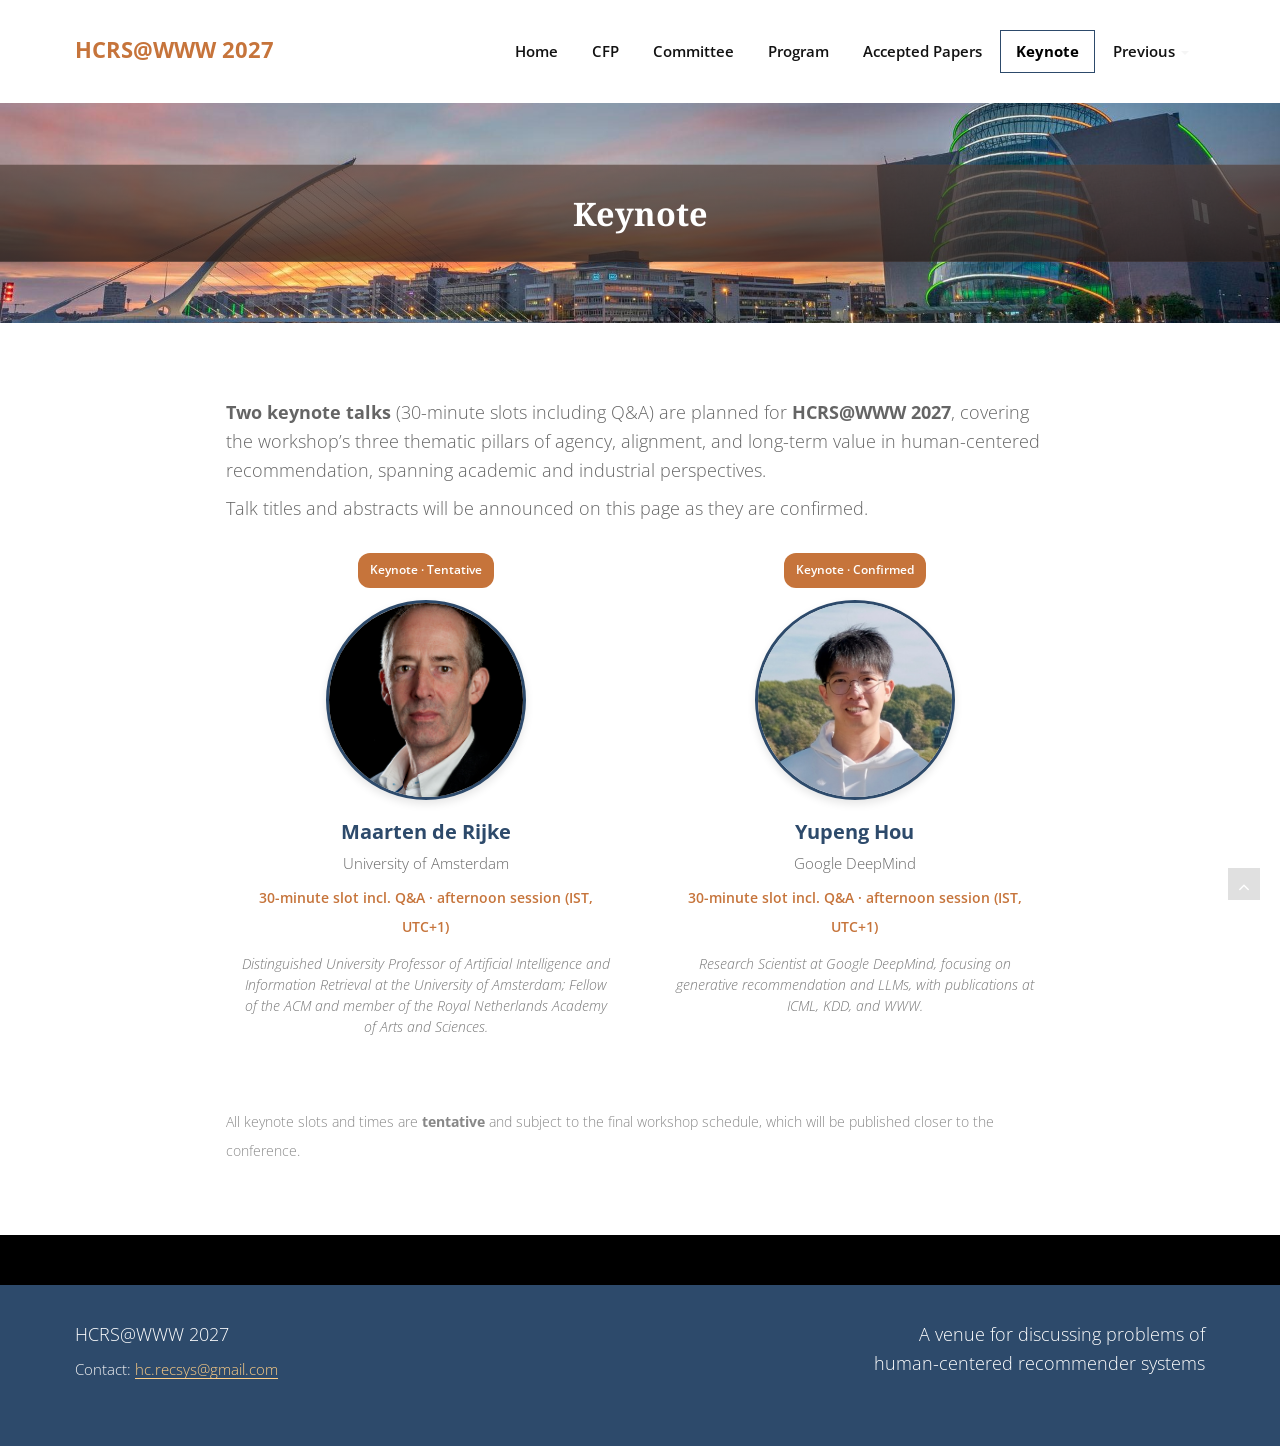
<file: keynote.html>
<!DOCTYPE html>
<html lang="en">
<head>
<meta charset="utf-8">
<title>Keynote - HCRS@WWW 2027</title>
<meta name="viewport" content="width=device-width, initial-scale=1.0" />
<meta name="robots" content="index, follow" />
<meta name="description" content="Keynote speakers for the 3rd Workshop on Human-Centered Recommender Systems (HCRS@WWW 2027), an accepted in-person half-day afternoon workshop at The Web Conference 2027 in Dublin, Ireland." />
<meta name="author" content="HCRS@WWW 2027" />
<meta property="og:title" content="Keynote - HCRS@WWW 2027" />
<meta property="og:description" content="Two keynote talks are planned for the 3rd Workshop on Human-Centered Recommender Systems at The Web Conference 2027, with invited speakers from academia and industry." />
<meta property="og:type" content="website" />
<meta property="og:url" content="https://hcrs2027.github.io/keynote.html" />
<meta property="og:image" content="https://hcrs2027.github.io/img/hero-beckett-bridge-dusk.jpg" />
<link rel="icon" href="favicon.ico" type="image/x-icon">
<!-- css -->
	<link rel="preconnect" href="https://fonts.googleapis.com">
	<link rel="preconnect" href="https://fonts.gstatic.com" crossorigin>
	<link rel="stylesheet" media="print" onload="this.media='all'"
		href="https://fonts.googleapis.com/css2?family=Noto+Serif:ital,wght@0,400;0,700;1,400&family=Open+Sans:wght@400;600;700&display=swap">
	<noscript><link rel="stylesheet" href="https://fonts.googleapis.com/css2?family=Noto+Serif:ital,wght@0,400;0,700;1,400&family=Open+Sans:wght@400;600;700&display=swap"></noscript>
<link href="css/bootstrap.min.css" rel="stylesheet" />
<link href="css/fancybox/jquery.fancybox.css" rel="stylesheet">
<link href="css/flexslider.css" rel="stylesheet" />
<link href="css/style.css" rel="stylesheet" />
 

</head>
<body>
<div id="wrapper">
	<!-- start header -->
	<header>
        <div class="navbar navbar-default navbar-static-top">
            <div class="container">
                <div class="navbar-header">
                    <button type="button" class="navbar-toggle" data-toggle="collapse" data-target=".navbar-collapse">
                        <span class="icon-bar"></span>
                        <span class="icon-bar"></span>
                        <span class="icon-bar"></span>
                    </button>
                  <a class="navbar-brand" href="index.html"style="color: #C6743B;">HCRS@WWW 2027</a>
                </div>
                <div class="navbar-collapse collapse ">
                    <ul class="nav navbar-nav">
                        <li><a href="index.html">Home</a></li> 
						<li><a href="cfp.html">CFP</a></li>
						<li><a href="committee.html">Committee</a></li>
                        <li><a href="program.html">Program</a></li>
                        <li><a href="papers.html">Accepted Papers</a></li>
                        <li class="active"><a href="keynote.html">Keynote</a></li>
						<li class="dropdown">
                            <a href="#" class="dropdown-toggle" data-toggle="dropdown">Previous <b class="caret"></b></a>
                            <ul class="dropdown-menu">
                                <li><a href="https://hcrec.github.io/" target="_blank">2nd HCRS@WWW 2026</a></li>
                                <li><a href="https://human-centeredrec.github.io/" target="_blank">1st HCRS@WWW 2025</a></li>
                            </ul>
                        </li>
                    </ul>
                </div>
            </div>
        </div>
	</header><!-- end header -->
	<section id="featured">
	 
	<!-- Static Image Hero -->
        <div id="hero-image" class="hero-container">
            <img src="img/hero-beckett-bridge-dusk.jpg" alt="Hero Image" />
            <div class="hero-overlay">
                <div class="hero-content">
                    <h1 class="hero-title">Keynote</h1>
                </div>
            </div>
        </div>
	<!-- end hero image -->
 
	</section>
	<section id="content">
	<div class="container">
		<div class="row">
			<div class="col-lg-12">
				<div class="content-section" style="margin-top: 25px; margin-bottom: 30px;">
					<p>
						<strong>Two keynote talks</strong> (30-minute slots including
						Q&amp;A) are planned for <strong>HCRS@WWW 2027</strong>, covering
						the workshop&rsquo;s three thematic pillars of agency, alignment,
						and long-term value in human-centered recommendation, spanning
						academic and industrial perspectives.
					</p>
					<p>
						Talk titles and abstracts will be announced on this page as they
						are confirmed.
					</p>
				</div>

				<style>
					.keynote-speaker {
						text-align: center;
						margin-bottom: 40px;
						padding: 0 15px;
					}
					.keynote-speaker a.photo-link {
						text-decoration: none;
						display: block;
						transition: transform 0.3s ease;
					}
					.keynote-speaker a.photo-link:hover {
						transform: translateY(-5px);
					}
					.keynote-photo {
						width: 200px !important;
						height: 200px !important;
						border-radius: 50%;
						object-fit: cover;
						object-position: center;
						margin: 0 auto 18px;
						display: block;
						border: 3px solid #2d4a6b;
						box-shadow: 0 4px 8px rgba(0,0,0,0.1);
						transition: box-shadow 0.3s ease;
					}
					.keynote-speaker a.photo-link:hover .keynote-photo {
						box-shadow: 0 6px 12px rgba(45, 74, 107, 0.3);
					}
					.keynote-label {
						display: inline-block;
						background: #C6743B;
						color: #fff;
						font-size: 12px;
						font-weight: 600;
						padding: 3px 12px;
						border-radius: 12px;
						margin-bottom: 12px;
					}
					.keynote-name {
						color: #2d4a6b;
						font-size: 20px;
						font-weight: 700;
						margin-bottom: 6px;
						line-height: 1.4;
					}
					.keynote-affiliation {
						color: #666;
						font-size: 15px;
						line-height: 1.5;
						margin-bottom: 10px;
					}
					.keynote-time {
						color: #C6743B;
						font-size: 14px;
						font-weight: 600;
						margin-bottom: 12px;
					}
					.keynote-abstract {
						color: #777;
						font-size: 13.5px;
						font-style: italic;
						line-height: 1.55;
						margin-bottom: 10px;
					}
					.keynote-links a {
						display: inline-block;
						padding: 4px 14px;
						background: #fff;
						border: 1px solid #2d4a6b;
						color: #2d4a6b;
						border-radius: 3px;
						font-size: 13px;
						text-decoration: none;
						transition: background 0.2s ease, color 0.2s ease;
					}
					.keynote-links a:hover {
						background: #2d4a6b;
						color: #fff;
					}
				</style>

				<div class="content-section">

				<!-- Invited keynote speakers -->
				<div class="row" style="margin-bottom: 30px;">
					<div class="col-md-6">
						<div class="keynote-speaker">
							<div class="keynote-label">Keynote &middot; Tentative</div>
							<a class="photo-link" href="https://staff.fnwi.uva.nl/m.derijke/" target="_blank">
								<img src="img/keynote-maarten-de-rijke.jpg" alt="Portrait of Maarten de Rijke"
									class="keynote-photo">
							</a>
							<div class="keynote-name">Maarten de Rijke</div>
							<div class="keynote-affiliation">University of Amsterdam</div>
							<div class="keynote-time">30-minute slot incl. Q&amp;A &middot; afternoon session (IST, UTC+1)</div>
							<div class="keynote-abstract">Distinguished University Professor of Artificial Intelligence and Information Retrieval at the University of Amsterdam; Fellow of the ACM and member of the Royal Netherlands Academy of Arts and Sciences.</div>
						</div>
					</div>
					<div class="col-md-6">
						<div class="keynote-speaker">
							<div class="keynote-label">Keynote &middot; Confirmed</div>
							<a class="photo-link" href="https://yupenghou.com/" target="_blank">
								<img src="img/keynote-yupeng-hou.jpg" alt="Portrait of Yupeng Hou"
									class="keynote-photo">
							</a>
							<div class="keynote-name">Yupeng Hou</div>
							<div class="keynote-affiliation">Google DeepMind</div>
							<div class="keynote-time">30-minute slot incl. Q&amp;A &middot; afternoon session (IST, UTC+1)</div>
							<div class="keynote-abstract">Research Scientist at Google DeepMind, focusing on generative recommendation and LLMs, with publications at ICML, KDD, and WWW.</div>
						</div>
					</div>
				</div>

				</div><!-- /content-section: keynote cards -->

				<div class="content-section" style="margin-bottom: 40px;">
					<p style="color: #888; font-size: 13.5px;">
						All keynote slots and times are <strong>tentative</strong> and
						subject to the final workshop schedule, which will be published
						closer to the conference.
					</p>
				</div>

			</div>
		</div>
	</div>
	</section>
	<footer>
	<div id="sub-footer">
		<div class="container">
			<div class="row">
				<div class="col-lg-6">
					<div class="copyright">
						<p style="margin: 0; padding: 20px 0 8px; font-size: 18px; color: #fff;">
							HCRS@WWW 2027
						</p>
						<p style="margin: 0; padding: 0 0 20px; font-size: 15px; line-height: 1.6;">
							Contact: <a href="mailto:hc.recsys@gmail.com" style="color: #FFCE85; text-decoration: underline; text-underline-offset: 3px;">hc.recsys@gmail.com</a>
						</p>
					</div>
				</div>
				<div class="col-lg-6">
					<div style="text-align: right; padding: 20px 0;">
						<p style="margin: 0; font-size: 18px; color: #fff;">
							A venue for discussing problems of<br> human-centered recommender systems
						</p>
					</div>
				</div>
			</div>
		</div>
	</div>
	</footer>
</div>
<a href="#" class="scrollup"><i class="fa fa-angle-up active"></i></a>
<!-- javascript
    ================================================== -->
<!-- Placed at the end of the document so the pages load faster -->
<script src="js/jquery.js"></script>
<script src="js/jquery.easing.1.3.js"></script>
<script src="js/bootstrap.min.js"></script>
<script src="js/jquery.fancybox.pack.js"></script>
<script src="js/jquery.fancybox-media.js"></script> 
<script src="js/jquery.flexslider.js"></script>
<script src="js/animate.js"></script>
<script src="js/custom.js"></script>
</body>
</html>
</file>
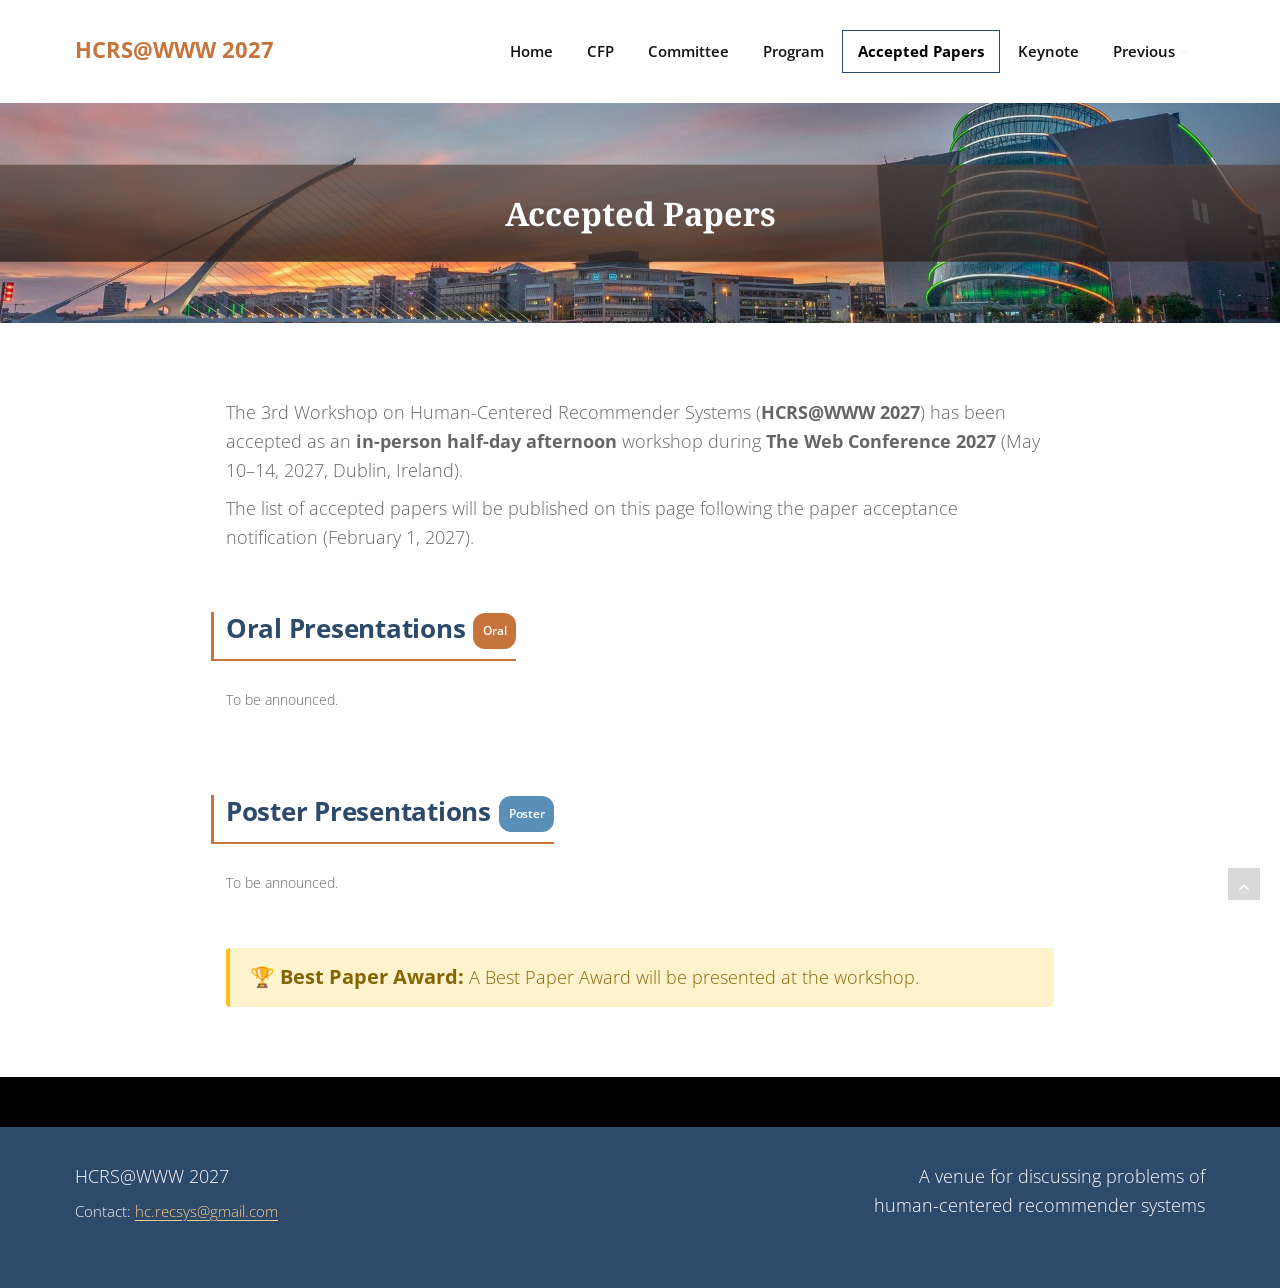
<file: papers.html>
<!DOCTYPE html>
<html lang="en">

<head>
	<meta charset="utf-8">
	<title>Accepted Papers - HCRS@WWW 2027</title>
	<meta name="viewport" content="width=device-width, initial-scale=1.0" />
	<meta name="robots" content="index, follow" />
	<meta name="description" content="Accepted papers for the 3rd Workshop on Human-Centered Recommender Systems (HCRS@WWW 2027), an accepted in-person half-day afternoon workshop at The Web Conference 2027 in Dublin, Ireland." />
	<meta name="author" content="HCRS@WWW 2027" />
	<meta property="og:title" content="Accepted Papers - HCRS@WWW 2027" />
	<meta property="og:description" content="Accepted papers will be announced following paper notification for the 3rd Workshop on Human-Centered Recommender Systems at The Web Conference 2027." />
	<meta property="og:type" content="website" />
	<meta property="og:url" content="https://hcrs2027.github.io/papers.html" />
	<meta property="og:image" content="https://hcrs2027.github.io/img/hero-beckett-bridge-dusk.jpg" />
	<link rel="icon" href="favicon.ico" type="image/x-icon">
	<!-- css -->
	<link rel="preconnect" href="https://fonts.googleapis.com">
	<link rel="preconnect" href="https://fonts.gstatic.com" crossorigin>
	<link rel="stylesheet" media="print" onload="this.media='all'"
		href="https://fonts.googleapis.com/css2?family=Noto+Serif:ital,wght@0,400;0,700;1,400&family=Open+Sans:wght@400;600;700&display=swap">
	<noscript><link rel="stylesheet" href="https://fonts.googleapis.com/css2?family=Noto+Serif:ital,wght@0,400;0,700;1,400&family=Open+Sans:wght@400;600;700&display=swap"></noscript>
	<link href="css/bootstrap.min.css" rel="stylesheet" />
	<link href="css/fancybox/jquery.fancybox.css" rel="stylesheet">
	<link href="css/flexslider.css" rel="stylesheet" />
	<link href="css/style.css" rel="stylesheet" />


	<style>
		.paper-list {
			list-style: none;
			padding-left: 0;
			counter-reset: paper-counter;
		}

		.paper-item {
			counter-increment: paper-counter;
			background: #fafbfc;
			border-left: 4px solid #2d4a6b;
			border-radius: 4px;
			padding: 18px 22px 18px 22px;
			margin-bottom: 18px;
			box-shadow: 0 1px 3px rgba(0, 0, 0, 0.04);
			transition: box-shadow 0.25s ease, transform 0.25s ease;
			position: relative;
		}

		.paper-item:hover {
			box-shadow: 0 4px 12px rgba(45, 74, 107, 0.15);
			transform: translateY(-1px);
		}

		.paper-item::before {
			content: counter(paper-counter);
			position: absolute;
			top: 18px;
			left: -18px;
			width: 36px;
			height: 36px;
			background: #2d4a6b;
			color: #fff;
			font-weight: 700;
			border-radius: 50%;
			display: flex;
			align-items: center;
			justify-content: center;
			font-size: 14px;
			box-shadow: 0 2px 4px rgba(0, 0, 0, 0.15);
		}

		.paper-title {
			color: #2d4a6b;
			font-size: 17px;
			font-weight: 600;
			line-height: 1.45;
			margin: 0 0 8px 0;
		}

		.paper-title a {
			color: #2d4a6b;
			text-decoration: none;
		}

		.paper-title a:hover {
			color: #C6743B;
			text-decoration: underline;
		}

		.paper-authors {
			color: #555;
			font-size: 14px;
			line-height: 1.6;
			margin-bottom: 8px;
		}

		.paper-links {
			margin-top: 6px;
		}

		.paper-links a {
			display: inline-block;
			margin-right: 10px;
			padding: 3px 10px;
			background: #fff;
			border: 1px solid #2d4a6b;
			color: #2d4a6b;
			border-radius: 3px;
			font-size: 12px;
			text-decoration: none;
			transition: background 0.2s ease, color 0.2s ease;
		}

		.paper-links a:hover {
			background: #2d4a6b;
			color: #fff;
		}

		.section-header {
			color: #2d4a6b;
			font-weight: 700;
			margin-top: 30px;
			margin-bottom: 25px;
			padding-bottom: 10px;
			border-bottom: 2px solid #C6743B;
			display: inline-block;
		}

		.session-meta {
			color: #666;
			font-size: 14px;
			margin-bottom: 25px;
		}

		.papers-container {
			padding-left: 25px;
		}

		.tag-oral {
			display: inline-block;
			background: #C6743B;
			color: #fff;
			font-size: 12px;
			font-weight: 600;
			padding: 2px 10px;
			border-radius: 12px;
			margin-left: 8px;
			vertical-align: middle;
		}

		.tag-poster {
			display: inline-block;
			background: #5a8fb8;
			color: #fff;
			font-size: 12px;
			font-weight: 600;
			padding: 2px 10px;
			border-radius: 12px;
			margin-left: 8px;
			vertical-align: middle;
		}

		.tag-best {
			display: inline-block;
			background: #f0ad00;
			color: #4a3500;
			font-size: 12px;
			font-weight: 700;
			padding: 2px 10px;
			border-radius: 12px;
			margin-left: 8px;
			vertical-align: middle;
		}

		.paper-item.best-paper {
			border-left-color: #f0ad00;
			background: #fffdf5;
		}

		.paper-item.best-paper::before {
			background: #f0ad00;
			color: #4a3500;
		}

		.best-paper-comment {
			margin-top: 12px;
			padding: 12px 16px;
			background: #fff8e6;
			border: 1px solid #f3d98a;
			border-radius: 4px;
			color: #5c4a1a;
			font-size: 13.5px;
			line-height: 1.6;
		}

		.best-paper-comment strong {
			color: #8a6d1a;
		}
	</style>

</head>

<body>
	<div id="wrapper">
		<!-- start header -->
		<header>
			<div class="navbar navbar-default navbar-static-top">
				<div class="container">
					<div class="navbar-header">
						<button type="button" class="navbar-toggle" data-toggle="collapse"
							data-target=".navbar-collapse">
							<span class="icon-bar"></span>
							<span class="icon-bar"></span>
							<span class="icon-bar"></span>
						</button>
						<a class="navbar-brand" href="index.html" style="color: #C6743B;">HCRS@WWW 2027</a>
					</div>
					<div class="navbar-collapse collapse ">
						<ul class="nav navbar-nav">
							<li><a href="index.html">Home</a></li>
							<li><a href="cfp.html">CFP</a></li>
							<li><a href="committee.html">Committee</a></li>
							<li><a href="program.html">Program</a></li>
							<li class="active"><a href="papers.html">Accepted Papers</a></li>
							<li><a href="keynote.html">Keynote</a></li>
							<li class="dropdown">
								<a href="#" class="dropdown-toggle" data-toggle="dropdown">Previous <b
										class="caret"></b></a>
								<ul class="dropdown-menu">
									<li><a href="https://hcrec.github.io/" target="_blank">2nd HCRS@WWW 2026</a></li>
									<li><a href="https://human-centeredrec.github.io/" target="_blank">1st
											HCRS@WWW 2025</a></li>
								</ul>
							</li>
						</ul>
					</div>
				</div>
			</div>
		</header>
		<!-- end header -->
		<section id="featured">
			<!-- Static Image Hero -->
			<div id="hero-image" class="hero-container">
				<img src="img/hero-beckett-bridge-dusk.jpg"
					alt="Hero Image" />
				<div class="hero-overlay">
					<div class="hero-content">
						<h1 class="hero-title">Accepted Papers</h1>
					</div>
				</div>
			</div>
			<!-- end hero image -->
		</section>
		<section id="content">
			<div class="container">
				<div class="row">
					<div class="col-lg-12">

						<!-- Intro -->
						<div class="content-section" style="margin-top: 25px; margin-bottom: 30px;">
							<p>
								The 3rd Workshop on Human-Centered Recommender Systems
								(<strong>HCRS@WWW 2027</strong>) has been accepted as an
								<strong>in-person half-day afternoon</strong> workshop during
								<strong>The Web Conference 2027</strong>
								(May 10&ndash;14, 2027, Dublin, Ireland).
							</p>
							<p>
								The list of accepted papers will be published on this page
								following the paper acceptance notification (February 1, 2027).
							</p>
						</div>

						<!-- Oral Presentations (placeholder; CSS counter list will render once <li> entries are added) -->
						<div class="content-section" style="margin-bottom: 50px;">
							<h2 class="section-header">Oral Presentations<span class="tag-oral">Oral</span></h2>
							<p class="session-meta">To be announced.</p>

							<div class="papers-container">
								<ul class="paper-list">
									<!-- Accepted oral papers will be listed here after notification. -->
								</ul>
							</div>
						</div>

						<!-- Poster Presentations (placeholder) -->
						<div class="content-section" style="margin-bottom: 50px;">
							<h2 class="section-header">Poster Presentations<span
									class="tag-poster">Poster</span></h2>
							<p class="session-meta">To be announced.</p>

							<div class="papers-container">
								<ul class="paper-list">
									<!-- Accepted poster papers will be listed here after notification. -->
								</ul>
							</div>
						</div>

						<!-- Best Paper Note (placeholder) -->
						<div class="content-section" style="margin-bottom: 40px;">
							<div
								style="background-color: #fff3cd; border-left: 4px solid #ffc107; padding: 15px 20px; border-radius: 4px;">
								<strong style="color: #856404; font-size: 1.1em;">🏆 Best Paper Award:</strong>
								<span style="color: #856404;"> A Best Paper Award will be
									presented at the workshop.</span>
							</div>
						</div>

					</div>
				</div>
			</div>
		</section>
		<footer>
			<div id="sub-footer">
				<div class="container">
					<div class="row">
						<div class="col-lg-6">
							<div class="copyright">
								<p style="margin: 0; padding: 20px 0 8px; font-size: 18px; color: #fff;">
									HCRS@WWW 2027
								</p>
								<p style="margin: 0; padding: 0 0 20px; font-size: 15px; line-height: 1.6;">
									Contact: <a href="mailto:hc.recsys@gmail.com" style="color: #FFCE85; text-decoration: underline; text-underline-offset: 3px;">hc.recsys@gmail.com</a>
								</p>
							</div>
						</div>
						<div class="col-lg-6">
							<div style="text-align: right; padding: 20px 0;">
								<p style="margin: 0; font-size: 18px; color: #fff;">
									A venue for discussing problems of<br> human-centered recommender systems
								</p>
							</div>
						</div>
					</div>
				</div>
			</div>
		</footer>
	</div>
	<a href="#" class="scrollup"><i class="fa fa-angle-up active"></i></a>
	<!-- javascript
    ================================================== -->
	<!-- Placed at the end of the document so the pages load faster -->
	<script src="js/jquery.js"></script>
	<script src="js/jquery.easing.1.3.js"></script>
	<script src="js/bootstrap.min.js"></script>
	<script src="js/jquery.fancybox.pack.js"></script>
	<script src="js/jquery.fancybox-media.js"></script>
	<script src="js/jquery.flexslider.js"></script>
	<script src="js/animate.js"></script>
	<script src="js/custom.js"></script>
</body>

</html>
</file>
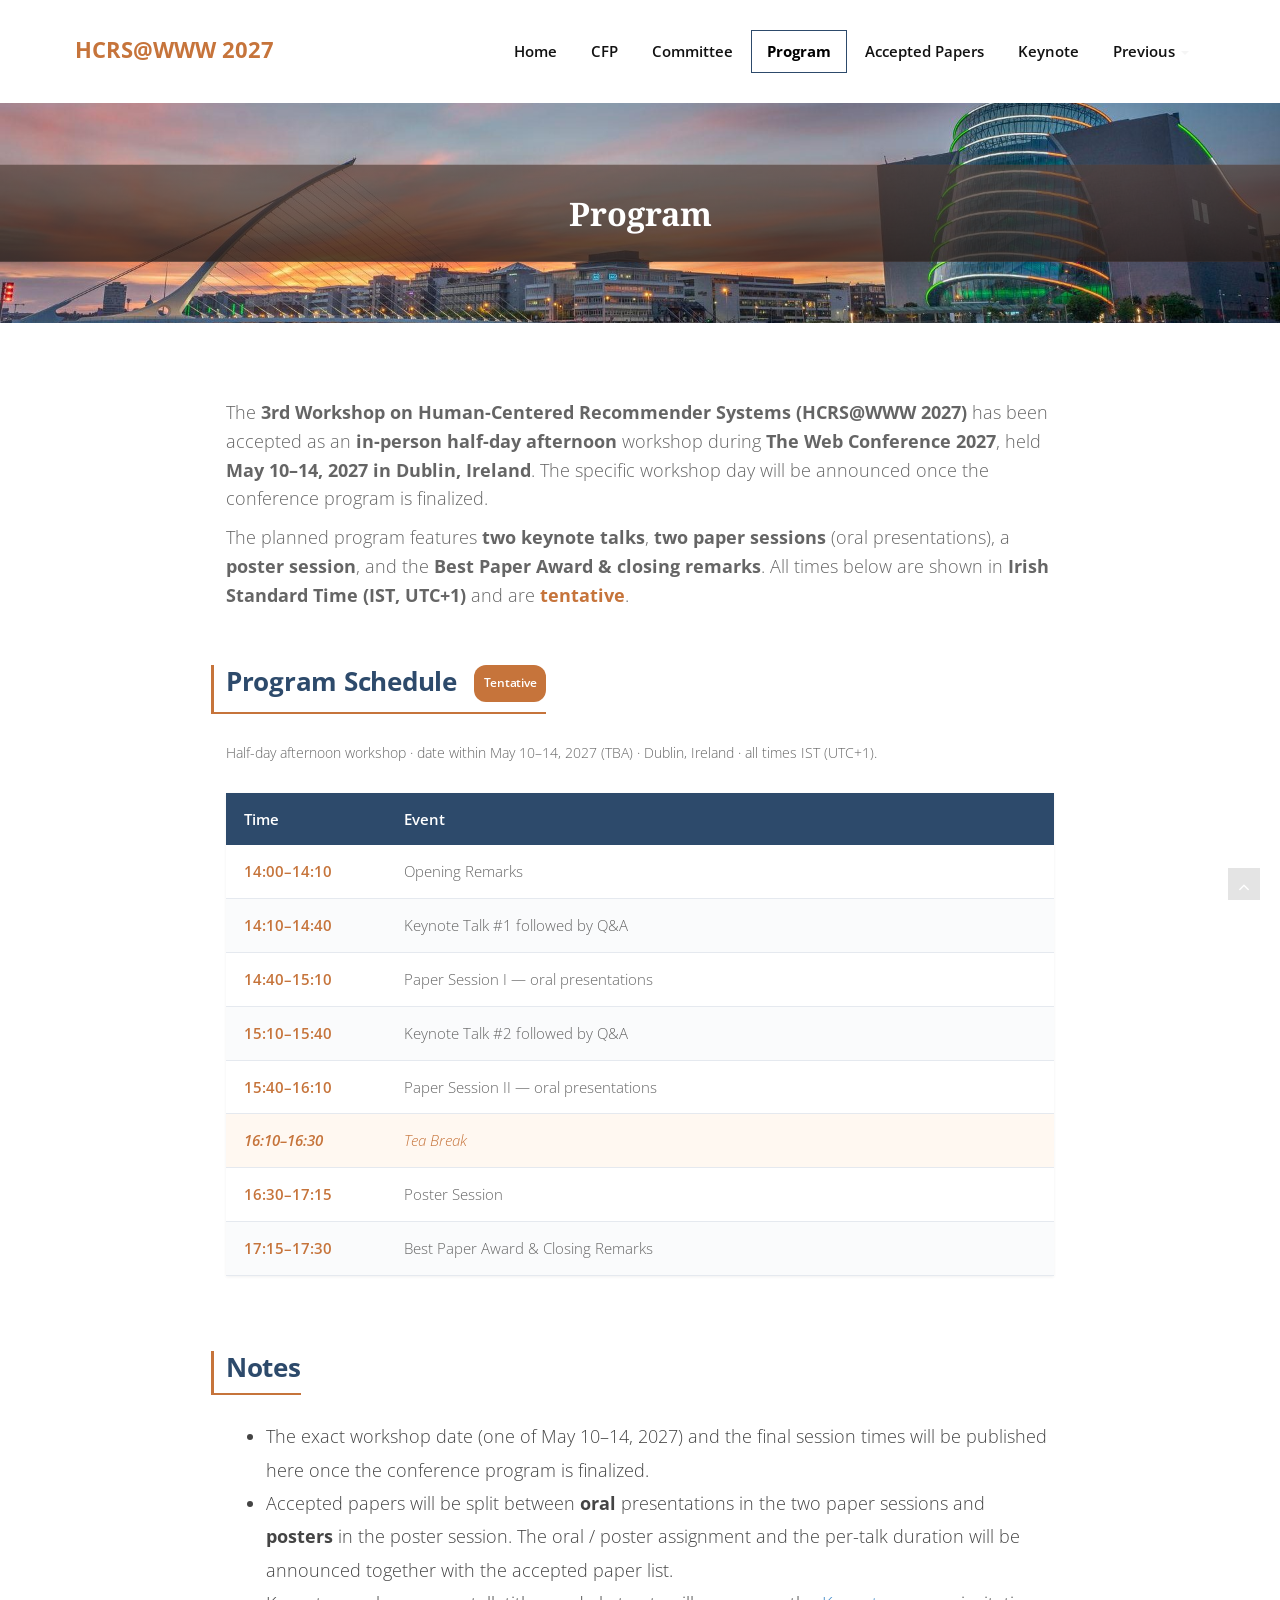
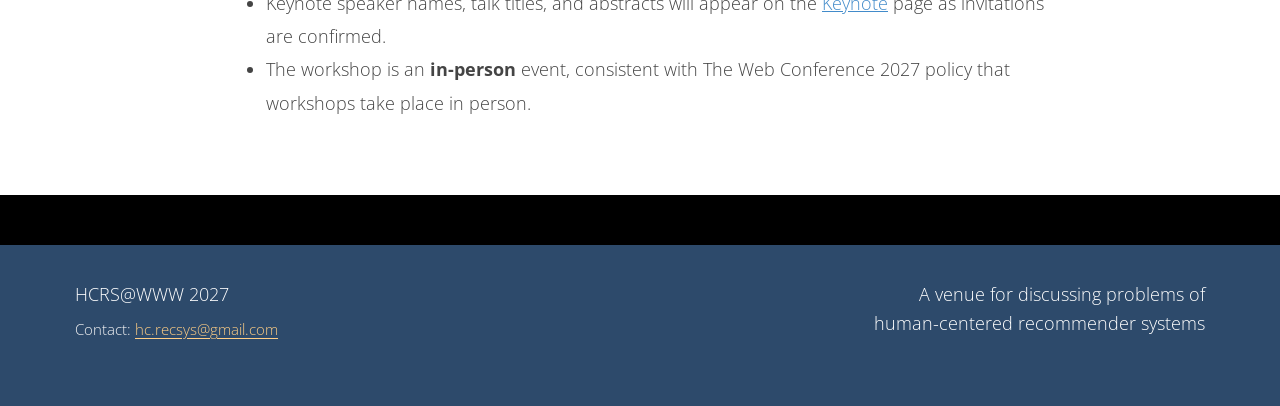
<file: program.html>
<!DOCTYPE html>
<html lang="en">
<head>
<meta charset="utf-8">
<title>Program - HCRS@WWW 2027</title>
<meta name="viewport" content="width=device-width, initial-scale=1.0" />
<meta name="robots" content="index, follow" />
<meta name="description" content="Tentative program for the 3rd Workshop on Human-Centered Recommender Systems (HCRS@WWW 2027), an accepted in-person half-day afternoon workshop at The Web Conference 2027 in Dublin, Ireland." />
<meta name="author" content="HCRS@WWW 2027" />
<meta property="og:title" content="Program - HCRS@WWW 2027" />
<meta property="og:description" content="Tentative half-day afternoon program: two keynote talks, two paper sessions, poster session, and Best Paper Award &amp; closing remarks at The Web Conference 2027 in Dublin." />
<meta property="og:type" content="website" />
<meta property="og:url" content="https://hcrs2027.github.io/program.html" />
<meta property="og:image" content="https://hcrs2027.github.io/img/hero-beckett-bridge-dusk.jpg" />
<link rel="icon" href="favicon.ico" type="image/x-icon">
<!-- css -->
	<link rel="preconnect" href="https://fonts.googleapis.com">
	<link rel="preconnect" href="https://fonts.gstatic.com" crossorigin>
	<link rel="stylesheet" media="print" onload="this.media='all'"
		href="https://fonts.googleapis.com/css2?family=Noto+Serif:ital,wght@0,400;0,700;1,400&family=Open+Sans:wght@400;600;700&display=swap">
	<noscript><link rel="stylesheet" href="https://fonts.googleapis.com/css2?family=Noto+Serif:ital,wght@0,400;0,700;1,400&family=Open+Sans:wght@400;600;700&display=swap"></noscript>
<link href="css/bootstrap.min.css" rel="stylesheet" />
<link href="css/fancybox/jquery.fancybox.css" rel="stylesheet">
<link href="css/flexslider.css" rel="stylesheet" />
<link href="css/style.css" rel="stylesheet" />


	<style>
		.section-header {
			color: #2d4a6b;
			font-weight: 700;
			margin-top: 30px;
			margin-bottom: 25px;
			padding-bottom: 10px;
			border-bottom: 2px solid #C6743B;
			display: inline-block;
		}

		.schedule-table {
			width: 100%;
			border-collapse: collapse;
			margin-bottom: 35px;
			font-size: 15px;
			box-shadow: 0 1px 3px rgba(0, 0, 0, 0.06);
		}

		.schedule-table th {
			background: #2d4a6b;
			color: #fff;
			text-align: left;
			padding: 12px 18px;
			font-weight: 600;
		}

		.schedule-table th.time-col,
		.schedule-table td.time-col {
			width: 160px;
			white-space: nowrap;
		}

		.schedule-table td {
			padding: 12px 18px;
			border-bottom: 1px solid #e5e9ef;
			vertical-align: top;
		}

		.schedule-table tr:nth-child(even) td {
			background: #fafbfc;
		}

		.schedule-table tr.break-row td {
			background: #fff8f1;
			color: #C6743B;
			font-style: italic;
		}

		.schedule-table td.time-col {
			color: #C6743B;
			font-weight: 600;
		}

		.oral-table {
			width: 100%;
			border-collapse: collapse;
			margin-bottom: 25px;
			font-size: 14px;
		}

		.oral-table th {
			background: #5a8fb8;
			color: #fff;
			text-align: left;
			padding: 10px 16px;
			font-weight: 600;
		}

		.oral-table th.time-col,
		.oral-table td.time-col {
			width: 140px;
			white-space: nowrap;
			color: #C6743B;
			font-weight: 600;
		}

		.oral-table td {
			padding: 10px 16px;
			border-bottom: 1px solid #e5e9ef;
			vertical-align: top;
		}

		.oral-table td a {
			color: #2d4a6b;
			text-decoration: none;
		}

		.oral-table td a:hover {
			color: #C6743B;
			text-decoration: underline;
		}

		.session-subhead {
			color: #2d4a6b;
			font-weight: 700;
			font-size: 16px;
			margin: 28px 0 12px 0;
		}

		.session-meta {
			color: #666;
			font-size: 14px;
			margin-bottom: 25px;
		}
	</style>

</head>
<body>
<div id="wrapper">
	<!-- start header -->
		<header>
        <div class="navbar navbar-default navbar-static-top">
            <div class="container">
                <div class="navbar-header">
                    <button type="button" class="navbar-toggle" data-toggle="collapse" data-target=".navbar-collapse">
                        <span class="icon-bar"></span>
                        <span class="icon-bar"></span>
                        <span class="icon-bar"></span>
                    </button>
                    <a class="navbar-brand" href="index.html"style="color: #C6743B;">HCRS@WWW 2027</a>
                </div>
                <div class="navbar-collapse collapse ">
                    <ul class="nav navbar-nav">
                        <li><a href="index.html">Home</a></li> 
						<li><a href="cfp.html">CFP</a></li>
						<li><a href="committee.html">Committee</a></li>
                        <li class="active"><a href="program.html">Program</a></li>
                        <li><a href="papers.html">Accepted Papers</a></li>
                        <li><a href="keynote.html">Keynote</a></li>
						<li class="dropdown">
                            <a href="#" class="dropdown-toggle" data-toggle="dropdown">Previous <b class="caret"></b></a>
                            <ul class="dropdown-menu">
                                <li><a href="https://hcrec.github.io/" target="_blank">2nd HCRS@WWW 2026</a></li>
                                <li><a href="https://human-centeredrec.github.io/" target="_blank">1st HCRS@WWW 2025</a></li>
                            </ul>
                        </li>
                    </ul>
                </div>
            </div>
        </div>
	</header><!-- end header -->
	<section id="featured">
	 
	<!-- Static Image Hero -->
        <div id="hero-image" class="hero-container">
            <img src="img/hero-beckett-bridge-dusk.jpg" alt="Hero Image" />
            <div class="hero-overlay">
                <div class="hero-content">
                    <h1 class="hero-title">Program</h1>
                </div>
            </div>
        </div>
	<!-- end hero image -->
 
	</section>
	<section id="content">
	<div class="container">
		<div class="row">
			<div class="col-lg-12">

				<!-- Intro -->
				<div class="content-section" style="margin-top: 25px; margin-bottom: 25px;">
					<p>
						The <strong>3rd Workshop on Human-Centered Recommender Systems
						(HCRS@WWW 2027)</strong> has been accepted as an <strong>in-person
						half-day afternoon</strong> workshop during <strong>The Web
						Conference 2027</strong>, held <strong>May 10&ndash;14, 2027 in
						Dublin, Ireland</strong>. The specific workshop day will be
						announced once the conference program is finalized.
					</p>
					<p>
						The planned program features <strong>two keynote
						talks</strong>, <strong>two paper sessions</strong> (oral
						presentations), a <strong>poster session</strong>, and the
						<strong>Best Paper Award &amp; closing remarks</strong>. All
						times below are shown in
						<strong>Irish Standard Time (IST, UTC+1)</strong> and are
						<strong style="color: #C6743B;">tentative</strong>.
					</p>
				</div>

				<!-- Schedule overview -->
				<div class="content-section" style="margin-bottom: 45px;">
					<h2 class="section-header">Program Schedule
						<span style="display:inline-block;background:#C6743B;color:#fff;font-size:12px;font-weight:600;padding:2px 10px;border-radius:12px;margin-left:10px;vertical-align:middle;">Tentative</span>
					</h2>
					<p class="session-meta">
						Half-day afternoon workshop &middot; date within May 10&ndash;14, 2027 (TBA)
						&middot; Dublin, Ireland &middot; all times IST (UTC+1).
					</p>
					<table class="schedule-table">
						<thead>
							<tr>
								<th class="time-col">Time</th>
								<th>Event</th>
							</tr>
						</thead>
						<tbody>
							<tr>
								<td class="time-col">14:00&ndash;14:10</td>
								<td>Opening Remarks</td>
							</tr>
							<tr>
								<td class="time-col">14:10&ndash;14:40</td>
								<td>Keynote Talk #1 followed by Q&amp;A</td>
							</tr>
							<tr>
								<td class="time-col">14:40&ndash;15:10</td>
								<td>Paper Session I &mdash; oral presentations</td>
							</tr>
							<tr>
								<td class="time-col">15:10&ndash;15:40</td>
								<td>Keynote Talk #2 followed by Q&amp;A</td>
							</tr>
							<tr>
								<td class="time-col">15:40&ndash;16:10</td>
								<td>Paper Session II &mdash; oral presentations</td>
							</tr>
							<tr class="break-row">
								<td class="time-col">16:10&ndash;16:30</td>
								<td>Tea Break</td>
							</tr>
							<tr>
								<td class="time-col">16:30&ndash;17:15</td>
								<td>Poster Session</td>
							</tr>
							<tr>
								<td class="time-col">17:15&ndash;17:30</td>
								<td>Best Paper Award &amp; Closing Remarks</td>
							</tr>
						</tbody>
					</table>
				</div>

				<!-- Notes -->
				<div class="content-section" style="margin-bottom: 45px;">
					<h2 class="section-header">Notes</h2>
					<ul style="line-height: 1.85; color: #444;">
						<li>
							The exact workshop date (one of May 10&ndash;14, 2027) and the
							final session times will be published here once the conference
							program is finalized.
						</li>
						<li>
							Accepted papers will be split between <strong>oral</strong>
							presentations in the two paper sessions and
							<strong>posters</strong> in the poster session. The oral /
							poster assignment and the per-talk duration will be announced
							together with the accepted paper list.
						</li>
						<li>
							Keynote speaker names, talk titles, and abstracts will appear
							on the <a href="keynote.html" style="text-decoration: underline;">Keynote</a>
							page as invitations are confirmed.
						</li>
						<li>
							The workshop is an <strong>in-person</strong> event, consistent
							with The Web Conference 2027 policy that workshops take place
							in person.
						</li>
					</ul>
				</div>

			</div>
		</div>
	</div>
	</section>
	<footer>
	<div id="sub-footer">
		<div class="container">
			<div class="row">
				<div class="col-lg-6">
					<div class="copyright">
						<p style="margin: 0; padding: 20px 0 8px; font-size: 18px; color: #fff;">
							HCRS@WWW 2027
						</p>
						<p style="margin: 0; padding: 0 0 20px; font-size: 15px; line-height: 1.6;">
							Contact: <a href="mailto:hc.recsys@gmail.com" style="color: #FFCE85; text-decoration: underline; text-underline-offset: 3px;">hc.recsys@gmail.com</a>
						</p>
					</div>
				</div>
				<div class="col-lg-6">
					<div style="text-align: right; padding: 20px 0;">
						<p style="margin: 0; font-size: 18px; color: #fff;">
							A venue for discussing problems of<br> human-centered recommender systems
						</p>
					</div>
				</div>
			</div>
		</div>
	</div>
	</footer>
</div>
<a href="#" class="scrollup"><i class="fa fa-angle-up active"></i></a>
<!-- javascript
    ================================================== -->
<!-- Placed at the end of the document so the pages load faster -->
<script src="js/jquery.js"></script>
<script src="js/jquery.easing.1.3.js"></script>
<script src="js/bootstrap.min.js"></script>
<script src="js/jquery.fancybox.pack.js"></script>
<script src="js/jquery.fancybox-media.js"></script> 
<script src="js/jquery.flexslider.js"></script>
<script src="js/animate.js"></script>
<script src="js/custom.js"></script>
</body>
</html>
</file>
<file: css/style.css>
/*
Author URI: http://webthemez.com/
Note: 
Licence under Creative Commons Attribution 3.0 
Do not remove the back-link in this web template 
-------------------------------------------------------*/

@import url('font-awesome.css');
@import url('animate.css');

body {
	font-family:'Open Sans', Arial, sans-serif;
	font-size:18px;
	font-weight:300;
	line-height:1.6em;
	color:#656565;
}

a:active {
	outline:0;
}

.clear {
	clear:both;
}

h1, h2, h3, h4, h5, h6 {
	font-family:'Open Sans', Arial, sans-serif;
	line-height:1.25em;
	color:#2d4a6b;
	margin-bottom: 18px;
}
h1 { font-weight: 700; }
h2 {
	font-weight: 600;
	font-size: 26px;
	letter-spacing: -0.01em;
}
h3 { font-weight: 600; font-size: 20px; }
h4, h5, h6 { font-weight: 700; }

/* Orange as accent: 3px left rule on section headings inside .content-section */
.content-section > h2 {
	border-left: 3px solid #C6743B;
	padding-left: 12px;
	margin-left: -15px;
}
 
.container {
	padding:0 20px 0 20px;
	position:relative;
}

#wrapper{
	width:100%;
	margin:0;	
	padding:0;
}

.row,.row-fluid {
	margin-bottom:30px;
}

.row .row,.row-fluid .row-fluid{
	margin-bottom:30px;
}

.row.nomargin,.row-fluid.nomargin {
	margin-bottom:0;
}

img.img-polaroid {
	margin:0 0 20px 0;
}
.img-box {
	max-width:100%;
}
/*  Header
==================================== */
 
header .navbar {
    margin-bottom: 0;
}

.navbar-default {
    border: none;
}

.navbar-brand {
    color: #2d4a6b;
	text-transform: none;
    font-size: 22px;
    font-weight: 700;
    line-height: 1em;
	letter-spacing: 0;
    margin-top: 20px;
    padding: 0 0 0 15px;
}
.navbar-default .navbar-brand{
color: #2d4a6b;
}
.navbar-default .navbar-brand:hover,
.navbar-default .navbar-brand:focus {
color: #2d4a6b;
}

header .navbar-collapse  ul.navbar-nav {
    float: right;
    margin-right: 0;
}

header .navbar-default{
    background-color: #fff;
	border-bottom: none;
}

header .nav li a:hover,
header .nav li a:focus,
header .nav li.active a,
header .nav li.active a:hover,
header .nav li a.dropdown-toggle:hover,
header .nav li a.dropdown-toggle:focus,
header .nav li.active ul.dropdown-menu li a:hover,
header .nav li.active ul.dropdown-menu li.active a{
    -webkit-transition: all .3s ease;
    -moz-transition: all .3s ease;
    -ms-transition: all .3s ease;
    -o-transition: all .3s ease;
    transition: all .3s ease;
}


header .navbar-default .navbar-nav > .open > a,
header .navbar-default .navbar-nav > .open > a:hover,
header .navbar-default .navbar-nav > .open > a:focus {
    -webkit-transition: all .3s ease;
    -moz-transition: all .3s ease;
    -ms-transition: all .3s ease;
    -o-transition: all .3s ease;
    transition: all .3s ease;
}


header .navbar {
    min-height: 70px; 
	padding:18px 0;
}

header .navbar-nav > li  {
    padding-bottom: 12px;
    padding-top: 12px;
}

header  .navbar-nav > li > a {
    padding-bottom: 6px;
    padding-top: 5px;
    margin-left: 2px;
    line-height: 30px;
	font-weight: 700;
    -webkit-transition: all .3s ease;
    -moz-transition: all .3s ease;
    -ms-transition: all .3s ease;
    -o-transition: all .3s ease;
    transition: all .3s ease;
}

header .navbar-nav > li > a:hover {
    background-color: #FFCE85 !important;
    border-radius: 4px;
}


.dropdown-menu li a:hover {
    color: #fff !important;
}

header .nav .caret {
    border-bottom-color: #f5f5f5;
    border-top-color: #f5f5f5;
}
.navbar-default .navbar-nav > .active > a {
  background-color: #fff;
}
.navbar-default .navbar-nav > .active > a:hover,
.navbar-default .navbar-nav > .active > a:focus {
  background-color: #FFCE85 !important;
  border-radius: 4px;
}
.navbar-default .navbar-nav > .open > a {
  background-color:  #fff;
}
.navbar-default .navbar-nav > .open > a:hover,
.navbar-default .navbar-nav > .open > a:focus {
  background-color: #FFCE85 !important;
  border-radius: 4px;
}	
	

.dropdown-menu  {
    box-shadow: none;
    border-radius: 0;
	border: none;
}

.dropdown-menu li:last-child  {
	padding-bottom: 0 !important;
	margin-bottom: 0;
}

header .nav li .dropdown-menu  {
   padding: 0;
}

header .nav li .dropdown-menu li a {
   line-height: 28px;
   padding: 3px 12px;
}

/* --- menu --- */

header .navigation {
	float:right;
}

header ul.nav li {
	border:none;
	margin:0;
}

header ul.nav li a {	
	font-size:15px;
	border:none;
	font-weight:600;
	text-transform:none;
}

header ul.nav li ul li a {	
	font-size:14px;
	border:none;
	font-weight:400;
	text-transform:none;
}


.navbar .nav > li > a {
  color: #111;
  text-shadow: none;
  border: 1px solid rgba(255, 255, 255, 0) !important;
}

.navbar .nav a:hover {
	background-color: #FFCE85 !important;
	border-radius: 4px;
}

.navbar .nav > .active > a {
	background:none;
	font-weight:700;
}

.navbar .nav > .active > a:hover {
	background-color: #FFCE85 !important;
	border-radius: 4px;
	font-weight:700;
}

.navbar .nav > .active > a:active,.navbar .nav > .active > a:focus {
	background:none;
	outline:0;
	font-weight:700;
}

.navbar .nav li .dropdown-menu {
	z-index:2000;
}

header ul.nav li ul {
	margin-top:1px;
}
header ul.nav li ul li ul {
	margin:1px 0 0 1px;
}
.dropdown-menu .dropdown i {
	position:absolute;
	right:0;
	margin-top:3px;
	padding-left:20px;
}

.navbar .nav > li > .dropdown-menu:before {
  display: inline-block;
  border-right: none;
  border-bottom: none;
  border-left: none;
  border-bottom-color: none;
  content:none;
}
.navbar-default .navbar-nav>.active>a {
color: #000;
border:1px solid #2d4a6b !important;
}
.navbar-default .navbar-nav>.active>a:hover, .navbar-default .navbar-nav>.active>a:focus {
color: #000;
border:1px solid #2d4a6b !important;
background-color: #FFCE85 !important;
border-radius: 4px;
}


ul.nav li.dropdown a {
	z-index:1000;
	display:block;
}

 select.selectmenu {
	display:none;
}
.pageTitle{
color: #fff;
margin: 30px 0 3px;
display: inline-block;
}
 
#featured{
	width: 100%;
	background:#000;
	position:relative;
	margin:0;
	padding:0;
}

/*  Sliders
==================================== */
/* --- flexslider --- */

#featured .flexslider {
	padding:0;  
	background: #fff; 
	position: relative; 
	zoom: 1;
}
.flex-direction-nav .flex-prev{
left:0px; 
}
.flex-direction-nav .flex-next{ 
right:0px;
}
.flex-caption {zoom: 1;
bottom: 35px; background-color: rgba(0, 0, 0, 0.7); color: #fff; margin: 0; padding: 25px 25px 25px 30px; position: absolute; left: 10%; }
.flex-caption h3 {color: #fff; letter-spacing: 1px; margin-bottom: 8px; text-transform: uppercase;}
.flex-caption p {margin: 0 0 15px;}

/* --- Hero Image --- */
.hero-container {
	position: relative;
	width: 100%;
	overflow: hidden;
}

.hero-container img {
	width: 100%;
	height: auto;
	display: block;
}

.hero-overlay {
	position: absolute;
	top: 50%;
	left: 0;
	width: 100%;
	transform: translateY(-50%);
	display: flex;
	align-items: center;
	justify-content: center;
	padding: 40px 20px;
	background: linear-gradient(180deg, rgba(0,0,0,0.35) 0%, rgba(0,0,0,0.6) 100%);
}

.hero-content {
	text-align: center;
	width: 100%;
	max-width: 1200px;
}

.hero-eyebrow {
	color: rgba(255, 255, 255, 0.85);
	font-family: 'Open Sans', Arial, sans-serif;
	font-size: 13px;
	font-weight: 600;
	letter-spacing: 0.12em;
	text-transform: uppercase;
	margin: 0 0 14px 0;
}

.hero-eyebrow a {
	color: inherit;
	text-decoration: underline;
	text-decoration-color: rgba(255, 255, 255, 0.4);
	text-underline-offset: 3px;
}

.hero-eyebrow a:hover, .hero-eyebrow a:focus {
	color: #FFCE85;
}

.hero-title {
	color: #fff;
	font-family: 'Noto Serif', Georgia, serif;
	font-size: 2.4em;
	font-weight: 700;
	line-height: 1.25;
	letter-spacing: 0;
	text-transform: none;
	margin: 0;
	padding: 12px 20px;
	text-shadow: none;
	word-wrap: break-word;
	overflow-wrap: break-word;
}

.hero-details {
	display: flex;
	flex-wrap: wrap;
	justify-content: center;
	gap: 10px;
	list-style: none;
	padding: 0;
	margin: 18px 0 0;
}

.hero-detail {
	display: inline-flex;
	align-items: center;
	gap: 8px;
	padding: 7px 14px;
	border: 1px solid rgba(255, 255, 255, 0.3);
	border-radius: 999px;
	background: rgba(15, 26, 38, 0.22);
	color: rgba(255, 255, 255, 0.95);
	font-size: 14px;
	line-height: 20px;
	white-space: nowrap;
}

.hero-detail__icon {
	flex: none;
	width: 16px;
	height: 16px;
	color: #FFCE85;
}

.hero-submission {
	color: #fff;
	font-size: 17px;
	margin: 16px 0;
}

.hero-cta {
	display: inline-block;
	padding: 10px 22px;
	border: 2px solid #FFCE85;
	border-radius: 4px;
	background: #FFCE85;
	color: #222;
	font-weight: 700;
	text-decoration: none;
}

.hero-cta:hover, .hero-cta:focus {
	background: #fff;
	border-color: #fff;
	color: #222;
	text-decoration: none;
}

.hero-cta:focus-visible {
	outline: 2px solid #fff;
	outline-offset: 4px;
}

@media (max-width: 768px) {
	.hero-title {
		font-size: 1.6em;
		padding: 10px 15px;
		line-height: 1.3em;
	}
	.hero-eyebrow {
		font-size: 11px;
		letter-spacing: 0.1em;
	}
	.hero-details {
		gap: 8px;
	}
	.hero-detail {
		padding: 6px 11px;
		font-size: 13px;
	}
	.hero-submission {
		font-size: 14px;
	}
	body.page-home .hero-container img {
		min-height: 440px;
	}
	.hero-overlay {
		padding: 30px 15px;
	}
}

.skill-home{
margin-bottom:50px;
}
.c1{
border: #ed5441 1px solid;
background:#ed5441;
}
.c2{
border: #24c4db 1px solid;
background:#24c4db;
}
.c3{
border: #2d4a6b 1px solid;
background:#2d4a6b;
}
.c4{
border: #609cec 1px solid;
background:#609cec;
}
.skill-home .icons {
padding: 30px 0 0 0;
width: 100px;
height: 100px;
color: #fff;
font-size: 42px;
font-size: 42px; 
text-align: center;
-ms-border-radius: 50%;
-moz-border-radius: 50%;
-webkit-border-radius: 50%;
border-radius: 50%;
display: inline-table;
}
.testimonial-solid {
padding: 50px 0 60px 0;
margin: 0 0 0 0;
background: #2d4a6b;
text-align: center;
}
.testi-icon-area {
text-align: center;
position: absolute;
top: -84px;
margin: 0 auto; 
width: 100%;
}
.testi-icon-area .quote {
padding: 15px 0 0 0;
margin: 0 0 0 0;
background: #ffffff;
text-align: center;
color: #2d4a6b;
display: inline-table;
width: 70px;
height: 70px;
-ms-border-radius: 50%;
-moz-border-radius: 50%;
-webkit-border-radius: 50%;
border-radius: 50%;
font-size: 42px; 
border: 1px solid #2d4a6b;
}

.testi-icon-area .carousel-inner { 
margin: 20px 0;
}
.carousel-indicators {
bottom: -30px;
}
/* Testimonial
----------------------------------*/
.testimonial-area {
padding: 0 0 0 0;
margin:0;
background: url(../img/low-poly01.jpg) fixed center center;
background-size: cover;
-webkit-background-size: cover;
-moz-background-size: cover;
-ms-background-size: cover;
}
.testimonial-solid p {
color: #ffffff;
font-size: 16px;
line-height: 30px;
font-style: italic;
} 
section.callaction {
	background:#fff;
	padding:50px 0 0 0;
}



/* Content
==================================== */

#content {
	position:relative;
	background:#fff;
	padding:50px 0 0px 0;
}

#content img {
	max-width:100%;
	height:auto;
}
 
.cta-text {
	text-align: center;
	margin-top:10px;
}


.big-cta .cta {
	margin-top:10px;
}
 
.box {
	width: 100%;
}
.box-gray  {
	background: #f8f8f8;
	padding: 20px 20px 30px;
}
.box-gray  h4,.box-gray  i {
	margin-bottom: 20px;
}
.box-bottom {
	padding: 20px 0;
	text-align: center;
}
.box-bottom a {
	color: #fff;
	font-weight: 700;
}
.box-bottom a:hover {
	color: #eee;
	text-decoration: none;
}


/* Bottom
==================================== */

#bottom {
	background:#fcfcfc;
	padding:50px 0 0;

}
/* twitter */
#twitter-wrapper {
    text-align: center;
    width: 70%;
    margin: 0 auto;
}
#twitter em {
    font-style: normal;
    font-size: 13px;
}

#twitter em.twitterTime a {
	font-weight:600;
}

#twitter ul {
    padding: 0;
	list-style:none;
}
#twitter ul li {
    font-size: 20px;
    line-height: 1.6em;
    font-weight: 300;
    margin-bottom: 20px;
    position: relative;
    word-break: break-word;
}


/* page headline
==================================== */

#inner-headline{
	background:#2d4a6b;
	position:relative;
	margin:0;
	padding:0;
	color:#fefefe;
}


#inner-headline .inner-heading h2 {
	color:#fff;
	margin:20px 0 0 0;
}

/* --- breadcrumbs --- */
#inner-headline ul.breadcrumb {
	margin:30px 0 0;
	float:left;
}

#inner-headline ul.breadcrumb li {
	margin-bottom:0;
	padding-bottom:0;
}
#inner-headline ul.breadcrumb li {
	font-size:13px;
	color:#fff;
}

#inner-headline ul.breadcrumb li i{
	color:#dedede;
}

#inner-headline ul.breadcrumb li a {
	color:#fff;
}

ul.breadcrumb li a:hover {
	text-decoration:none;
}

/* Forms
============================= */

/* --- contact form  ---- */
form#contactform input[type="text"] {
  width: 100%;
  border: 1px solid #f5f5f5;
  min-height: 40px;
  padding-left:20px;
  font-size:13px;
  padding-right:20px;
  -webkit-box-sizing: border-box;
     -moz-box-sizing: border-box;
          box-sizing: border-box;

}

form#contactform textarea {
border: 1px solid #f5f5f5;
  width: 100%;
  padding-left:20px;
  padding-top:10px;
  font-size:13px;
  padding-right:20px;
  -webkit-box-sizing: border-box;
     -moz-box-sizing: border-box;
          box-sizing: border-box;

}

form#contactform .validation {
	font-size:11px;
}

#sendmessage {
	border:1px solid #e6e6e6;
	background:#f6f6f6;
	display:none;
	text-align:center;
	padding:15px 12px 15px 65px;
	margin:10px 0;
	font-weight:600;
	margin-bottom:30px;

}

#sendmessage.show,.show  {
	display:block;
}
 
form#commentform input[type="text"] {
  width: 100%;
  min-height: 40px;
  padding-left:20px;
  font-size:13px;
  padding-right:20px;
  -webkit-box-sizing: border-box;
     -moz-box-sizing: border-box;
          box-sizing: border-box;
	-webkit-border-radius: 2px 2px 2px 2px;
		-moz-border-radius: 2px 2px 2px 2px;
			border-radius: 2px 2px 2px 2px;

}

form#commentform textarea {
  width: 100%;
  padding-left:20px;
  padding-top:10px;
  font-size:13px;
  padding-right:20px;
  -webkit-box-sizing: border-box;
     -moz-box-sizing: border-box;
          box-sizing: border-box;
	-webkit-border-radius: 2px 2px 2px 2px;
		-moz-border-radius: 2px 2px 2px 2px;
			border-radius: 2px 2px 2px 2px;
}


/* --- search form --- */
.search{
	float:right;
	margin:35px 0 0;
	padding-bottom:0;
}

#inner-headline form.input-append {
	margin:0;
	padding:0;
}



/*  Portfolio
================================ */

.work-nav #filters {
	margin: 0;
	padding: 0;
	list-style: none;
}

.work-nav #filters li {
	margin: 0 10px 30px 0;
	padding: 0;
	float:left;
}

.work-nav #filters li a {
	color: #7F8289;
	font-size: 16px;
	display: block;	
}

.work-nav #filters li a:hover {

}

.work-nav #filters li a.selected {
	color: #DE5E60;
}

#thumbs {
	margin: 0;
	padding: 0;	
}

#thumbs li {
	list-style-type: none;
}

.item-thumbs {
	position: relative;
	overflow: hidden;
	margin-bottom: 30px;
	cursor: pointer;
}

.item-thumbs a + img {
	width: 100%;	
}

.item-thumbs .hover-wrap {
	position: absolute;
	display: block;
	width: 100%;
	height: 100%;
	
	opacity: 0;
	filter: alpha(opacity=0);
	
	-webkit-transition: all 450ms ease-out 0s;	
	   -moz-transition: all 450ms ease-out 0s;
		 -o-transition: all 450ms ease-out 0s;
		    transition: all 450ms ease-out 0s;
		  
	-webkit-transform: rotateY(180deg) scale(0.5,0.5);
	   -moz-transform: rotateY(180deg) scale(0.5,0.5);
		-ms-transform: rotateY(180deg) scale(0.5,0.5);
		 -o-transform: rotateY(180deg) scale(0.5,0.5);
			transform: rotateY(180deg) scale(0.5,0.5);	
}

.item-thumbs:hover .hover-wrap,
.item-thumbs.active .hover-wrap {
	opacity: 1;
	filter: alpha(opacity=100);
	
	-webkit-transform: rotateY(0deg) scale(1,1);
	   -moz-transform: rotateY(0deg) scale(1,1);
		-ms-transform: rotateY(0deg) scale(1,1);
		 -o-transform: rotateY(0deg) scale(1,1);
		    transform: rotateY(0deg) scale(1,1);
}

.item-thumbs .hover-wrap .overlay-img {
	position: absolute;
	width: 90%;
height: 100%;
opacity: 0.80;
filter: alpha(opacity=80);
background: #2d4a6b;
}

.item-thumbs .hover-wrap .overlay-img-thumb {
	position: absolute;
	border-radius: 60px;
	top: 50%;
	left: 45%;
	margin: -16px 0 0 -16px;
	color: #fff;
	font-size: 32px;
	line-height: 1em;	
	opacity: 1;
	filter: alpha(opacity=100);
}
 
ul.portfolio-categ{
	margin:10px 0 30px 0;
	padding:0;
	float:left;
	list-style:none;
}

ul.portfolio-categ li{
margin: 0; 
float: left;
list-style: none;
font-size: 13px;
font-weight: 600;
border: 1px solid #D5D5D5;
margin-right: 15px;
}

ul.portfolio-categ li a{
	display:block;
	padding: 8px 20px;
	color:#353535;
}
ul.portfolio-categ li.active{

border: 1px solid #2d4a6b;
}
ul.portfolio-categ li.active a:hover, ul.portfolio-categ li a:hover,ul.portfolio-categ li a:focus,ul.portfolio-categ li a:active {
	text-decoration:none;
	outline:0; 
}
  #accordion-alt3 .panel-heading h4 {
font-size: 13px;
line-height: 28px;
}
.panel .panel-heading h4 {
font-weight: 400;
}
.panel-title {
margin-top: 0;
margin-bottom: 0;
font-size: 15px;
color: inherit;
}
.panel-group .panel {
margin-bottom: 0;
border-radius: 2px;
}
.panel {
margin-bottom: 18px;
background-color: #F4F4F4;
border: 1px solid transparent;
border-radius: 2px;
-webkit-box-shadow: 0 1px 1px rgba(0,0,0,0.05);
box-shadow: 0 1px 1px rgba(0,0,0,0.05);
}
#accordion-alt3 .panel-heading h4 a i {
font-size: 13px;
line-height: 18px;
width: 18px;
height: 18px;
margin-right: 5px;
color: #fff;
text-align: center;
border-radius: 50%;
margin-left: 6px;
background: #2d4a6b;
}  
.progress.pb-sm {
height: 6px!important;
}
.progress {
box-shadow: inset 0 0 2px rgba(0,0,0,.1);
}
.progress {
overflow: hidden;
height: 18px;
margin-bottom: 18px;
background-color: #f5f5f5;
border-radius: 2px;
-webkit-box-shadow: inset 0 1px 2px rgba(0,0,0,0.1);
box-shadow: inset 0 1px 2px rgba(0,0,0,0.1);
}
.progress .progress-bar.progress-bar-red {
background: #ed5441;
} 
.progress .progress-bar.progress-bar-green {
background: #51d466;
}
.progress .progress-bar.progress-bar-lblue {
background: #32c8de;
}
/* --- portfolio detail --- */
.top-wrapper {
	margin-bottom:20px;
}
.info-blocks {
margin-bottom: 15px;
}
.info-blocks i.icon-info-blocks {
float: left;
color: #777;
font-size: 30px;
min-width: 50px;
margin-top: 10px;
text-align: center;
}
.info-blocks .info-blocks-in {
padding: 0 10px;
overflow: hidden;
}
.info-blocks .info-blocks-in h3 {
color: #555;
font-size: 20px;
line-height: 28px;
margin:0px;
}
.info-blocks .info-blocks-in p {
font-size: 12px;
}
  
blockquote {
	font-size:16px;
	font-weight:400;
	font-family:'Noto Serif', serif;
	font-style:italic;
	padding-left:0;
	color:#a2a2a2;
	line-height:1.6em;
	border:none;
}

blockquote cite 							{ display:block; font-size:12px; color:#666; margin-top:10px; }
blockquote cite:before 					{ content:"\2014 \0020"; }
blockquote cite a,
blockquote cite a:visited,
blockquote cite a:visited 				{ color:#555; }

/* --- pullquotes --- */

.pullquote-left {
	display:block;
	color:#a2a2a2;
	font-family:'Noto Serif', serif;
	font-size:14px;
	line-height:1.6em;
	padding-left:20px;
}

.pullquote-right {
	display:block;
	color:#a2a2a2;
	font-family:'Noto Serif', serif;
	font-size:14px;
	line-height:1.6em;
	padding-right:20px;
}

/* --- button --- */
.btn{text-align: center;
background: #2d4a6b;
color: #fff;
}
.btn-theme {
	color: #fff;
}
.btn-theme:hover {
	color: #eee;
}

/* --- list style --- */

ul.general {
	list-style:none;
	margin-left:0;
}

ul.link-list{
	margin:0;
	padding:0;
	list-style:none;
}

ul.link-list li{
	margin:0;
	padding:2px 0 2px 0;
	list-style:none;
}
footer{
background:#000;
}
footer ul.link-list li a{
	color:#fff;
}
footer ul.link-list li a:hover {
	color:#eee;
}
/* --- Heading style --- */

h4.heading {
	font-weight:700;
}

.heading { margin-bottom: 30px; }

.heading {
	position: relative;
	
}


.widgetheading {
	width:100%;

	padding:0;
}

#bottom .widgetheading {
	position: relative;
	border-bottom: #e6e6e6 1px solid;
	padding-bottom: 9px;
}

aside .widgetheading {
	position: relative;
	border-bottom: #e9e9e9 1px solid;
	padding-bottom: 9px;
}

footer .widgetheading {
	position: relative;
}

footer .widget .social-network {
	position:relative;
}


#bottom .widget .widgetheading span, aside .widget .widgetheading span, footer .widget .widgetheading span {	
	position: absolute;
	width: 60px;
	height: 1px;
	bottom: -1px;
	right:0;

}
.box-area{
border: 1px solid #E7E7E7;
padding:0 15px;
padding-top: 41px;
margin-top: -42px;
}
/* --- Map --- */
.map{
	position:relative;
	margin-top:-50px;
	margin-bottom:40px;
}

.map iframe{
	width:100%;
	height:450px;
	border:none;
}

.map-grid iframe{
	width:100%;
	height:350px;
	border:none;
	margin:0 0 -5px 0;
	padding:0;
}

 
ul.team-detail{
	margin:-10px 0 0 0;
	padding:0;
	list-style:none;
}

ul.team-detail li{
	border-bottom:1px dotted #e9e9e9;
	margin:0 0 15px 0;
	padding:0 0 15px 0;
	list-style:none;
}

ul.team-detail li label {
	font-size:13px;
}

ul.team-detail li h4, ul.team-detail li label{
	margin-bottom:0;
}

ul.team-detail li ul.social-network {
	border:none;
	margin:0;
	padding:0;
}

ul.team-detail li ul.social-network li {
	border:none;	
	margin:0;
}
ul.team-detail li ul.social-network li i {
	margin:0;
}

 
.pricing-title{
	background:#fff;
	text-align:center;
	padding:10px 0 10px 0;
}

.pricing-title h3{
	font-weight:600;
	margin-bottom:0;
}

.pricing-offer{
	background: #fcfcfc;
	text-align: center;
	padding:40px 0 40px 0;
	font-size:18px;
	border-top:1px solid #e6e6e6;
	border-bottom:1px solid #e6e6e6;
}

.pricing-box.activeItem .pricing-offer{
	color:#fff;
}

.pricing-offer strong{
	font-size:78px;
	line-height:89px;
}

.pricing-offer sup{
	font-size:28px;
}

.pricing-container{
	background: #fff;
	text-align:center;
	font-size:14px;
}

.pricing-container strong{
color:#353535;
}

.pricing-container ul{
	list-style:none;
	padding:0;
	margin:0;
}

.pricing-container ul li{
	border-bottom: 1px solid #CFCFCF;
list-style: none;
padding: 15px 0 15px 0;
margin: 0 0 0 0;
color: #222;
}

.pricing-action{
	margin:0;
	background: #fcfcfc;
	text-align:center;
	padding:20px 0 30px 0;
}

.pricing-wrapp{
	margin:0 auto;
	width:100%;
	background:#fd0000;
}
 .pricing-box-item {
border: 1px solid #e6e6e6;
	background:#fcfcfc;
	position:relative;
	margin:0 0 20px 0;
	padding:0;
  -webkit-box-shadow: 0 2px 0 rgba(0,0,0,0.03);
  -moz-box-shadow: 0 2px 0 rgba(0,0,0,0.03);
  box-shadow: 0 2px 0 rgba(0,0,0,0.03);
  -webkit-box-sizing: border-box;
  -moz-box-sizing: border-box;
  box-sizing: border-box;
}

.pricing-box-item .pricing-heading {
	background: #fcfcfc;
	text-align: center;
	padding:0px 0 0px 0;
	display:block;
}
.pricing-box-item.activeItem .pricing-heading {
	background: #fcfcfc;
	text-align: center;
	padding:0px 0 1px 0;
	border-bottom:none;
	display:block;
	color:#fff;
}
.pricing-box-item.activeItem .pricing-heading h3 {
	 
}

.pricing-box-item .pricing-heading h3 strong {
	font-size:28px;
	font-weight:700;
	letter-spacing:-1px;
}
.pricing-box-item .pricing-heading h3 {
	font-size:32px;
	font-weight:300;
	letter-spacing:-1px;
}

.pricing-box-item .pricing-terms {
	text-align: center;
	background: #2d4a6b;
	display: block;
	overflow: hidden;
	padding: 11px 0 5px; 
}

.pricing-box-item .pricing-terms  h6 {
	font-style:italic;
	margin-top:10px;
	color:#fff;
	font-size:17px;
	font-family:'Noto Serif', serif;
}

.pricing-box-item .icon .price-circled {
    margin: 10px 10px 10px 0;
    display: inline-block !important;
    text-align: center !important;
    color: #fff;
    width: 68px;
    height: 68px;
	padding:12px;
    font-size: 16px;
	font-weight:700;
    line-height: 68px;
    text-shadow:none;
    cursor: pointer;
    background-color: #888;
    border-radius: 64px;
    -moz-border-radius: 64px;
    -webkit-border-radius: 64px;
}

.pricing-box-item  .pricing-action{
	margin:0;
	text-align:center;
	padding:30px 0 30px 0;
}
 
/* ===== Widgets ===== */

/* --- flickr --- */
.widget .flickr_badge {
	width:100%;
}
.widget .flickr_badge img { margin: 0 9px 20px 0; }

footer .widget .flickr_badge {
    width: 100%;
}
footer .widget .flickr_badge img {
    margin: 0 9px 20px 0;
}

.flickr_badge img {
    width: 50px;
    height: 50px;
    float: left;
	margin: 0 9px 20px 0;
}
 
/* --- Recent post widget --- */

.recent-post{
	margin:20px 0 0 0;
	padding:0;
	line-height:18px;
}

.recent-post h5 a:hover {
	text-decoration:none;
}

.recent-post .text h5 a {
	color:#353535;
}

  
footer{
	padding:50px 0 0 0;
	color:#f8f8f8;
}

footer a {
	color:#fff;
}

footer a:hover {
	color:#eee;
}

footer h1, footer h2, footer h3, footer h4, footer h5, footer h6{
	color:#fff;
}

footer address {
	line-height:1.6em;
}

footer h5 a:hover, footer a:hover {
	text-decoration:none;
}

ul.social-network {
	list-style:none;
	margin:0;
}

ul.social-network li {
	display:inline;
	margin: 0 5px;
}

#sub-footer{
	text-shadow:none;
	color:#f5f5f5;
	padding:0;
	padding-top:15px;
	padding-bottom:15px;
	margin:0;
	background: #2d4a6b;
}

#sub-footer p{
	margin:0;
	padding:0;
}

#sub-footer span{
	color:#f5f5f5;
}

.copyright {
	text-align:left;
	font-size:12px;
}

#sub-footer ul.social-network {
	float:right;
}

  

/* scroll to top */
.scrollup{
    position:fixed;
	width:32px;
	height:32px;
    bottom:0px;
    right:20px;
	background: #222;
	
}

a.scrollup {
	outline:0;
	text-align: center;
}

a.scrollup:hover,a.scrollup:active,a.scrollup:focus {
	opacity:1;
	text-decoration:none;
}
a.scrollup i {
	margin-top: 10px;
	color: #fff;
}
a.scrollup i:hover {
	text-decoration:none;
}



 
.absolute{
	position:absolute;
}

.relative{
	position:relative;
}

.aligncenter{
	text-align:center;
}

.aligncenter span{
	margin-left:0;
}

.floatright {
	float:right;
}

.floatleft {
	float:left;
}

.floatnone {
	float:none;
}

.aligncenter {
	text-align:center;
}
 
img.pull-left, .align-left{
	float:left;
	margin:0 15px 15px 0;
}

.widget img.pull-left {
	float:left;
	margin:0 15px 15px 0;
}

img.pull-right, .align-right {
	float:right;
	margin:0 0 15px 15px;
}

article img.pull-left, article .align-left{
	float:left;
	margin:5px 15px 15px 0;
}

article img.pull-right, article .align-right{
	float:right;
	margin:5px 0 15px 15px;
}
/* ============================= */

.clear-marginbot{
	margin-bottom:0;
}

.marginbot10{
	margin-bottom:10px;
}
.marginbot20{
	margin-bottom:20px;
}
.marginbot30{
	margin-bottom:30px;
}
.marginbot40{
	margin-bottom:40px;
}

.clear-margintop{
	margin-top:0;
}

.margintop10{
	margin-top:10px;
}

.margintop20{
	margin-top:20px;
}

.margintop30{
	margin-top:30px;
}

.margintop40{
	margin-top:40px;
}


/*  Media queries 
============================= */

@media (min-width: 768px) and (max-width: 979px) {

	a.detail{
		background:none;
		width:100%;
	}


	
	footer .widget form  input#appendedInputButton {
		  display: block;
		  width: 91%;
		  -webkit-border-radius: 4px 4px 4px 4px;
			 -moz-border-radius: 4px 4px 4px 4px;
				  border-radius: 4px 4px 4px 4px;
	}
	
	footer .widget form  .input-append .btn {
		  display: block;
		  width: 100%;
		  padding-right: 0;
		  padding-left: 0;
		  -webkit-box-sizing: border-box;
			 -moz-box-sizing: border-box;
				  box-sizing: border-box;
				  margin-top:10px;
	}

	ul.related-folio li{
		width:156px;
		margin:0 20px 0 0;
	}	
}

@media (max-width: 991px) {
	header .navbar-collapse.in {
		max-height: calc(100vh - 110px);
		overflow-y: auto !important;
	}
}

@media (min-width: 768px) and (max-width: 991px) {
	header .navbar-header {
		float: none;
	}
	header .navbar-toggle {
		display: block;
	}
	header .navbar-collapse.collapse {
		display: none !important;
	}
	header .navbar-collapse.collapse.in {
		display: block !important;
	}
	header .navbar-collapse ul.navbar-nav {
		float: none;
		margin: 18px 0 0;
	}
	header .navbar-nav > li {
		float: none;
		padding: 3px 0;
	}
	header .navbar-nav .open .dropdown-menu {
		position: static;
		float: none;
		width: auto;
		background: transparent;
		box-shadow: none;
	}
}

@media (max-width: 767px) {

  body {
    padding-right: 0;
    padding-left: 0;
  }
	.navbar-brand {
		margin-top: 10px;
		border-bottom: none;
	}
	.navbar-header {
		margin-top: 20px;
		border-bottom: none;
	}
	
	.navbar-nav {
		border-top: none;
		float: none;
		width: 100%;
	}
.navbar .nav > .active > a {
background: none;
font-weight: 700;
color: #1B1B1B;
}
.navbar .nav > .active > a:hover {
background-color: #FFCE85 !important;
border-radius: 4px;
font-weight: 700;
color: #1B1B1B;
}
	header .navbar-nav > li {
padding-bottom: 13px;
padding-top: 12px;
}
	header .nav li .dropdown-menu  {
		margin-top: 0;
	}

	.dropdown-menu {
	  position: absolute;
	  top: 0;
	  left: 40px;
	  z-index: 1000;
	  display: none;
	  float: left;
	  min-width: 160px;
	  padding: 5px 0;
	  margin: 2px 0 0;
	  font-size: 13px;
	  list-style: none;
	  background-color: #fff;
	  background-clip: padding-box;
	  border: 1px solid #f5f5f5;
	  border: 1px solid rgba(0, 0, 0, .15);
	  border-radius: 0;
	  -webkit-box-shadow: 0 6px 12px rgba(0, 0, 0, .175);
			  box-shadow: 0 6px 12px rgba(0, 0, 0, .175);
	}
	

	
	.navbar-collapse.collapse  {
		border: none;
		overflow: hidden;
	}

	
	.box {
		border-bottom:1px solid #e9e9e9;
		padding-bottom:20px;
	}

	#featured .flexslider .slide-caption {
		width: 90%; 
		padding: 2%; 
		position: absolute; 
		left: 0; 
		bottom: -40px; 
	}


	#inner-headline .breadcrumb {
		float:left;
		clear:both;
		width:100%;
	}

	.breadcrumb > li {
		font-size:13px;
	}

	
	ul.portfolio li article a i.icon-48{
		width:20px;
		height:20px;
		font-size:16px;
		line-height:20px;
	}


	.left-sidebar{
		border-right:none;
		padding:0 0 0 0;
		border-bottom: 1px dotted #e6e6e6;
		padding-bottom:10px;
		margin-bottom:40px;
	}
	
	.right-sidebar{
		margin-top:30px;
		border-left:none;
		padding:0 0 0 0;
	}
	
	
	footer .col-lg-1, footer .col-lg-2, footer .col-lg-3, footer .col-lg-4, footer .col-lg-5, footer .col-lg-6, 
	footer .col-lg-7, footer .col-lg-8, footer .col-lg-9, footer .col-lg-10, footer .col-lg-11, footer .col-lg-12{
		margin-bottom:20px;
	}

	#sub-footer ul.social-network {
		float:left;
	}
	

	
  [class*="span"] {
		margin-bottom:20px;
  }

}

@media (max-width: 480px) {
	.hero-title {
		font-size: 1.1em;
		padding: 8px;
		letter-spacing: 0.5px;
		line-height: 1.2em;
	}
	.hero-overlay {
		padding: 15px 8px;
	}
	.hero-content {
		padding: 0 5px;
	}
	
	.bottom-article a.pull-right {
		float:left;
		margin-top:20px;
	}


	.search{
		float:left;
	}

	.flexslider .flex-caption {
		display:none;
	}


	.cta-text {
		margin:0 auto;
		text-align:center;	
	}
	
	ul.portfolio li article a i{
		width:20px;
		height:20px;
		font-size:14px;
	}


}

 

/* ==========================================================================
   HCRS 2027 Path-A additions (2026-09-21)
   ========================================================================== */

/* A3 · Comfortable measure for body copy; committee grid opts out via --wide */
.content-section {
	max-width: 46em;
	margin-left: auto;
	margin-right: auto;
}
.content-section.content-section--wide {
	max-width: none;
}

/* Home-page section navigation */
.home-layout {
	display: grid;
	grid-template-columns: minmax(0, 1fr) 185px;
	column-gap: 42px;
}

.home-main {
	grid-column: 1;
	grid-row: 1;
	min-width: 0;
}

.home-main > .content-section {
	scroll-margin-top: 32px;
}

.page-toc {
	grid-column: 2;
	grid-row: 1;
	min-width: 0;
}

.page-toc__inner {
	position: sticky;
	top: 32px;
	max-height: calc(100vh - 64px);
	overflow-y: auto;
}

.page-toc__toggle, .page-toc__toggle[hidden] {
	display: none;
}

.page-toc__links {
	margin: 0;
	padding: 0;
	border-left: 1px solid #e6dfd6;
	list-style: none;
}

.page-toc__links a {
	display: block;
	margin-left: -1px;
	padding: 8px 10px 8px 15px;
	border-left: 2px solid transparent;
	border-radius: 0 5px 5px 0;
	color: #746d65;
	font-size: 13px;
	line-height: 1.5;
	text-decoration: none;
}

.page-toc__links a:hover, .page-toc__links a:focus {
	background: #faf7f2;
	color: #985123;
	text-decoration: none;
}

.page-toc__links a[aria-current="location"] {
	border-left-color: #C6743B;
	background: #fff5e6;
	color: #985123;
	font-weight: 700;
}

.page-toc__links a:focus-visible, .page-toc__toggle:focus-visible {
	outline: 2px solid #C6743B;
	outline-offset: 2px;
}

@media (prefers-reduced-motion: no-preference) {
	html.has-home-navigation {
		scroll-behavior: smooth;
	}
}

@media (max-width: 1199px) {
	.home-layout {
		display: block;
	}
	.home-main > .content-section {
		scroll-margin-top: 80px;
	}
	.page-toc {
		position: sticky;
		top: 0;
		z-index: 100;
		max-width: 46em;
		margin: 0 auto 24px;
		border: 1px solid #e6dfd6;
		border-radius: 8px;
		background: rgba(255, 253, 249, 0.98);
		box-shadow: 0 3px 12px rgba(45, 38, 28, 0.04);
	}
	.page-toc__inner {
		position: static;
		max-height: 70vh;
	}
	.page-toc__toggle:not([hidden]) {
		display: flex;
		align-items: center;
		justify-content: space-between;
		width: 100%;
		padding: 14px 16px;
		border: 0;
		border-radius: 8px;
		background: transparent;
		color: #744726;
		font-family: inherit;
		font-size: 14px;
		font-weight: 600;
		line-height: 20px;
		text-align: left;
	}
	.page-toc__toggle svg {
		width: 18px;
		height: 18px;
	}
	.page-toc__toggle[aria-expanded="true"] .page-toc__chevron {
		transform: rotate(180deg);
	}
	.page-toc__links {
		margin: 0 16px 14px;
	}
	.page-toc__links a {
		padding-top: 11px;
		padding-bottom: 11px;
		font-size: 14px;
	}
	.page-toc__toggle[aria-expanded="false"]:not([hidden]) + .page-toc__links {
		display: none;
	}
}

/* Reviewer invitation on the home page */
.reviewer-callout {
	display: grid;
	grid-template-columns: auto minmax(0, 1fr) auto;
	align-items: center;
	gap: 18px;
	margin-bottom: 36px;
	scroll-margin-top: 32px;
	padding: 24px 28px;
	border: 1px solid #eed7b4;
	border-radius: 12px;
	background: linear-gradient(115deg, #fffaf1, #fff0d6);
	box-shadow: 0 5px 18px rgba(170, 108, 42, 0.06);
}

.reviewer-callout__icon {
	box-sizing: content-box;
	width: 24px;
	height: 24px;
	padding: 12px;
	border-radius: 50%;
	background: #ffe5b9;
	color: #a65c28;
}

.reviewer-callout__copy h2 {
	margin: 0 0 6px;
	color: #744726;
	font-size: 24px;
	font-weight: 700;
	line-height: 1.25;
}

.reviewer-callout__copy p {
	margin: 0;
	color: #79654f;
	font-size: 15px;
	line-height: 1.6;
}

.reviewer-callout__cta {
	display: inline-flex;
	align-items: center;
	justify-content: center;
	gap: 14px;
	padding: 11px 18px;
	border: 1px solid #b45d2f;
	border-radius: 6px;
	background: #b45d2f;
	color: #fff;
	font-size: 15px;
	font-weight: 700;
	line-height: 22px;
	text-decoration: none;
}

.reviewer-callout__cta:hover, .reviewer-callout__cta:focus {
	border-color: #944522;
	background: #944522;
	color: #fff;
	text-decoration: none;
}

.reviewer-callout__cta:focus-visible {
	outline: 2px solid #944522;
	outline-offset: 4px;
}

@media (max-width: 767px) {
	.reviewer-callout {
		grid-template-columns: auto minmax(0, 1fr);
		gap: 18px 14px;
		padding: 22px;
	}
	.reviewer-callout__copy h2 {
		font-size: 21px;
	}
	.reviewer-callout__cta {
		grid-column: 1 / -1;
	}
}

/* A6 · Important Dates with status icons */
.dates-list { list-style: none; padding-left: 0; margin: 0; }
.dates-list__item {
	display: grid;
	grid-template-columns: 24px 1fr auto;
	align-items: baseline;
	gap: 12px;
	padding: 8px 0;
	border-bottom: 1px solid #eee;
}
.dates-list__item:last-child { border-bottom: none; }
.dates-list__icon { font-weight: 700; }
.dates-list__item--star .dates-list__icon { color: #C6743B; }
.dates-list__item--tba .dates-list__icon { color: #bbb; }
.dates-list__item--done .dates-list__icon { color: #28a745; }
.dates-list__item--tba .dates-list__value { color: #999; font-style: italic; }
.dates-list__label { color: #333; }
.dates-list__value { color: #555; font-variant-numeric: tabular-nums; text-align: right; }
.dates-note { color: #888; font-size: 14px; margin-top: 14px; }

/* A7 · Sub-page hero: shorter, no need for the full 500px bridge on inner pages */
body:not(.page-home) .hero-container img {
	max-height: 220px;
	object-fit: cover;
	object-position: center 40%;
}
body:not(.page-home) .hero-overlay { padding: 20px; }
body:not(.page-home) .hero-title {
	font-size: 1.8em;
	padding: 8px 16px;
}

/* A8 · Home hero: cap the full-frame photo so the Overview text peeks above the fold */
body.page-home .hero-container img {
	max-height: 600px;
	object-fit: cover;
	object-position: center 40%;
}
</file>
